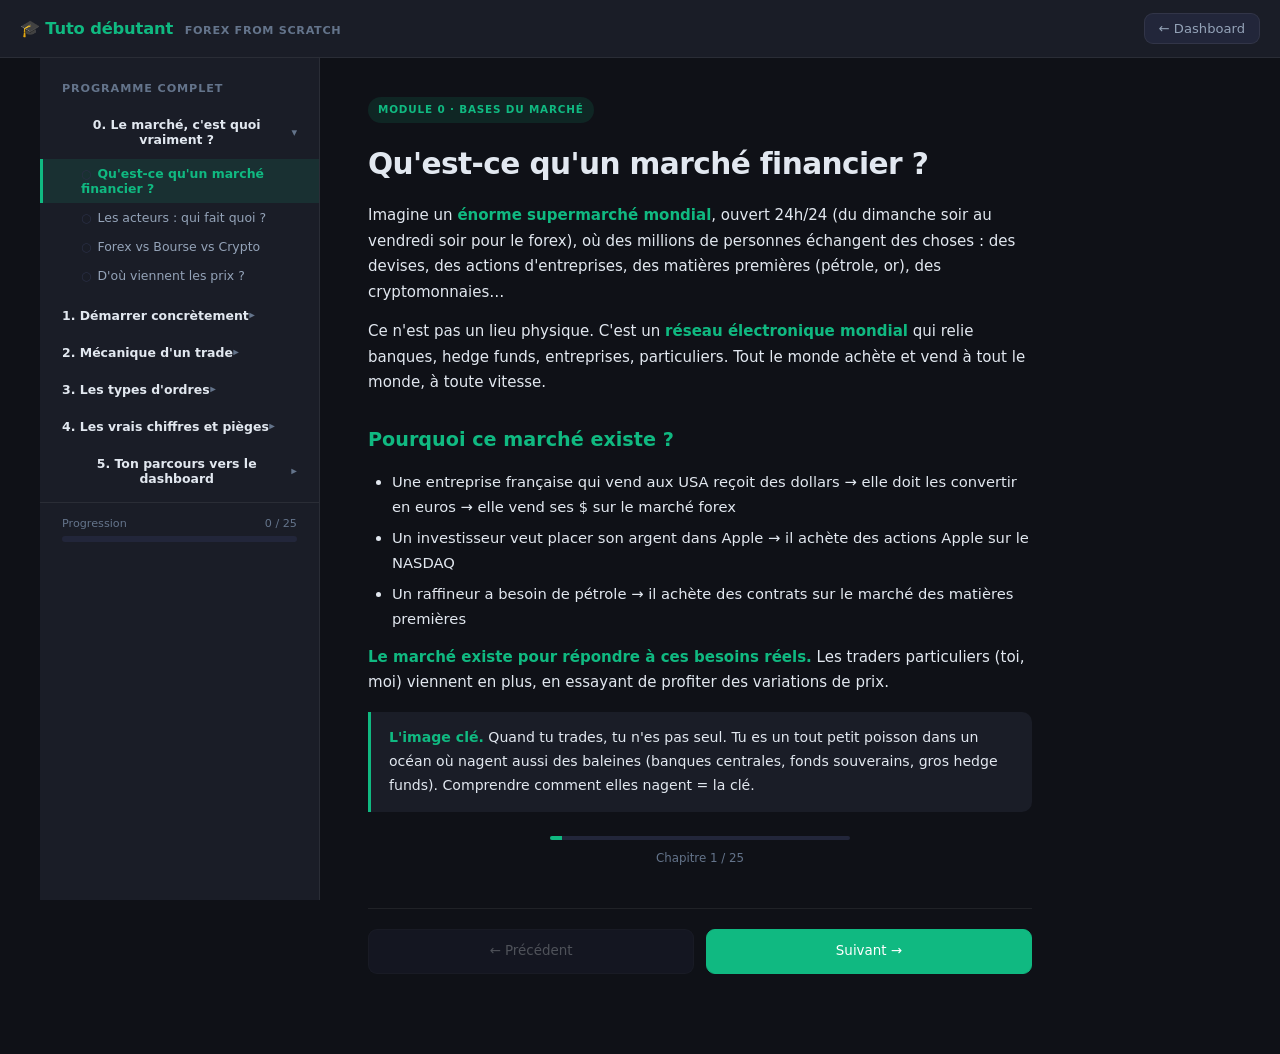
<file: tuto-debutant.html>
<!DOCTYPE html>
<html lang="fr">
<head>
<meta charset="UTF-8">
<meta name="viewport" content="width=device-width, initial-scale=1.0, viewport-fit=cover">
<meta name="theme-color" content="#0f1117">
<title>Tuto débutant · Trading forex</title>
<style>
*,*::before,*::after{box-sizing:border-box;margin:0;padding:0;-webkit-tap-highlight-color:transparent}
html{-webkit-text-size-adjust:100%;scroll-behavior:smooth}
body,input,button{font-family:'Segoe UI',system-ui,-apple-system,sans-serif}
button{cursor:pointer;border:none;background:none;color:inherit;font:inherit}
a{color:inherit;text-decoration:none}

:root{
  --bg:#0f1117;
  --surface:#1a1d27;
  --surface2:#22263a;
  --surface3:#2a2f45;
  --border:rgba(255,255,255,0.07);
  --border2:rgba(255,255,255,0.14);
  --text:#e2e8f0;
  --muted:#64748b;
  --muted2:#94a3b8;
  --acc:#10b981;
  --acc-dim:rgba(16,185,129,0.12);
  --acc-dark:#059669;
  --red:#ef4444;
  --red-dim:rgba(239,68,68,0.12);
  --orange:#f97316;
  --orange-dim:rgba(249,115,22,0.18);
  --blue:#3b82f6;
  --blue-dim:rgba(59,130,246,0.12);
  --yellow:#fbbf24;
  --purple:#a78bfa;
}

body{background:var(--bg);color:var(--text);min-height:100vh}

/* ── Topbar ── */
.topbar{
  height:58px;
  background:var(--surface);
  border-bottom:1px solid var(--border);
  display:flex;align-items:center;gap:14px;
  padding:0 20px;
  position:sticky;top:0;z-index:50;
}
.logo{font-weight:800;font-size:1.02rem;color:var(--acc);letter-spacing:-0.01em}
.logo-sub{font-size:0.7rem;font-weight:600;color:var(--muted);letter-spacing:0.06em;text-transform:uppercase;margin-left:6px}
.topbar-sep{flex:1}
.btn-back{
  display:flex;align-items:center;gap:6px;
  padding:7px 14px;border-radius:9px;
  background:var(--surface2);border:1px solid var(--border);
  font-size:0.82rem;color:var(--muted2);
  transition:all 0.15s;
}
.btn-back:hover{color:var(--text);border-color:var(--acc)}

/* ── Layout ── */
.layout{
  display:grid;
  grid-template-columns:280px 1fr;
  max-width:1200px;
  margin:0 auto;
  min-height:calc(100vh - 58px);
}
@media(max-width:900px){
  .layout{grid-template-columns:1fr}
  .toc-wrap{position:static;display:none}
  .toc-wrap.mobile-open{display:block;position:fixed;inset:58px 0 0 0;z-index:30;background:var(--bg);overflow-y:auto;padding:20px}
}

/* ── TOC (sommaire) ── */
.toc-wrap{
  background:var(--surface);
  border-right:1px solid var(--border);
  padding:24px 0;
  position:sticky;top:58px;
  height:calc(100vh - 58px);
  overflow-y:auto;
}
.toc-wrap::-webkit-scrollbar{width:6px}
.toc-wrap::-webkit-scrollbar-thumb{background:var(--surface3);border-radius:3px}
.toc-title{
  padding:0 22px 14px;
  font-size:0.7rem;font-weight:700;
  letter-spacing:0.08em;text-transform:uppercase;
  color:var(--muted);
}
.toc-module{margin-bottom:6px}
.toc-module-header{
  padding:8px 22px;
  font-size:0.78rem;font-weight:700;
  color:var(--text);
  cursor:pointer;
  display:flex;align-items:center;justify-content:space-between;
}
.toc-module-header:hover{background:var(--surface2)}
.toc-module-header::after{content:'▾';font-size:0.7rem;color:var(--muted);transition:transform 0.2s}
.toc-module.collapsed .toc-module-header::after{transform:rotate(-90deg)}
.toc-module.collapsed .toc-chapters{display:none}
.toc-chapters{padding:4px 0}
.toc-chapter{
  display:block;
  padding:7px 22px 7px 38px;
  font-size:0.78rem;color:var(--muted2);
  cursor:pointer;
  border-left:3px solid transparent;
}
.toc-chapter:hover{background:var(--surface2);color:var(--text)}
.toc-chapter.active{
  background:var(--acc-dim);color:var(--acc);
  border-left-color:var(--acc);
  font-weight:600;
}
.toc-chapter::before{
  content:'○';
  display:inline-block;
  margin-right:6px;
  color:var(--surface3);
  font-size:0.75rem;
}
.toc-chapter.read::before{content:'✓';color:var(--acc)}

.global-progress{
  padding:14px 22px 8px;
  border-top:1px solid var(--border);
  margin-top:8px;
}
.global-progress-label{
  display:flex;justify-content:space-between;
  font-size:0.7rem;color:var(--muted);
  margin-bottom:6px;
}
.global-progress-bar{
  height:6px;background:var(--surface2);
  border-radius:3px;overflow:hidden;
}
.global-progress-fill{
  height:100%;background:var(--acc);
  width:0%;transition:width 0.4s;
}

/* ── Quiz ── */
.quiz-block{
  background:var(--surface);
  border:1px solid var(--border);
  border-radius:12px;
  padding:24px;margin-top:32px;
}
.quiz-header{
  display:flex;align-items:center;gap:10px;
  margin-bottom:6px;
}
.quiz-header .emoji{font-size:1.4rem}
.quiz-header h3{margin:0;color:var(--acc);font-size:1.05rem}
.quiz-sub{font-size:0.8rem;color:var(--muted2);margin-bottom:18px}
.quiz-question{margin-bottom:18px;padding-bottom:18px;border-bottom:1px solid var(--border)}
.quiz-question:last-of-type{border-bottom:none}
.quiz-q-text{font-size:0.95rem;font-weight:600;margin-bottom:10px;color:var(--text)}
.quiz-options{display:flex;flex-direction:column;gap:6px}
.quiz-option{
  display:flex;align-items:center;gap:10px;
  padding:10px 14px;border-radius:8px;
  background:var(--surface2);
  border:1px solid var(--border);
  font-size:0.86rem;cursor:pointer;
  transition:all 0.15s;
}
.quiz-option:hover{border-color:var(--acc);background:var(--surface3)}
.quiz-option.correct{background:var(--acc-dim);border-color:var(--acc);color:var(--acc)}
.quiz-option.wrong{background:var(--red-dim);border-color:var(--red);color:var(--red)}
.quiz-option.locked{cursor:default;pointer-events:none}
.quiz-option.locked:not(.correct):not(.wrong){opacity:0.4}
.quiz-explanation{
  margin-top:10px;font-size:0.82rem;
  color:var(--muted2);
  padding:8px 12px;
  background:var(--surface2);
  border-left:3px solid var(--acc);
  border-radius:0 6px 6px 0;
  display:none;
}
.quiz-explanation.visible{display:block}
.quiz-score{
  margin-top:14px;padding:14px;
  background:var(--surface2);border-radius:10px;
  text-align:center;
  display:none;
}
.quiz-score.visible{display:block}
.quiz-score .score-value{font-size:1.6rem;font-weight:800;color:var(--acc);margin-bottom:4px}
.quiz-score .score-msg{font-size:0.84rem;color:var(--muted2)}

/* ── Content ── */
.content{
  padding:36px 48px 80px;
  max-width:760px;
  line-height:1.7;
}
@media(max-width:900px){
  .content{padding:24px 20px 60px}
}

.lesson-tag{
  display:inline-block;
  font-size:0.65rem;font-weight:700;
  letter-spacing:0.08em;text-transform:uppercase;
  color:var(--acc);background:var(--acc-dim);
  padding:4px 10px;border-radius:99px;
  margin-bottom:16px;
}
.content h1{
  font-size:1.85rem;letter-spacing:-0.02em;
  margin-bottom:14px;font-weight:800;
}
.content h2{
  font-size:1.2rem;margin:28px 0 12px;
  color:var(--acc);font-weight:700;
}
.content h3{font-size:1.02rem;margin:20px 0 10px;color:var(--text);font-weight:600}
.content p{margin-bottom:14px;color:var(--text);font-size:0.94rem}
.content ul,.content ol{margin:10px 0 14px 24px}
.content li{margin-bottom:6px;color:var(--text);font-size:0.92rem}
.content strong{color:var(--acc);font-weight:700}
.content em{color:var(--muted2);font-style:normal;background:var(--surface2);padding:1px 6px;border-radius:4px;font-size:0.86rem}
.content code{background:var(--surface2);padding:1px 6px;border-radius:4px;font-size:0.86em;color:var(--yellow);font-family:'SF Mono',Consolas,monospace}

.callout{
  background:var(--surface);
  border-left:3px solid var(--acc);
  padding:14px 18px;border-radius:0 10px 10px 0;
  margin:16px 0;font-size:0.88rem;
}
.callout strong{color:var(--acc)}
.callout.warn{border-left-color:var(--orange);background:var(--orange-dim)}
.callout.warn strong{color:var(--orange)}
.callout.danger{border-left-color:var(--red);background:var(--red-dim)}
.callout.danger strong{color:var(--red)}
.callout.info{border-left-color:var(--blue);background:var(--blue-dim)}
.callout.info strong{color:var(--blue)}

table{
  width:100%;border-collapse:collapse;
  margin:14px 0;font-size:0.86rem;
  background:var(--surface);border-radius:8px;
  overflow:hidden;
}
th,td{padding:9px 14px;text-align:left;border-bottom:1px solid var(--border)}
th{
  color:var(--muted2);font-weight:700;font-size:0.7rem;
  text-transform:uppercase;letter-spacing:0.05em;
  background:var(--surface2);
}
tr:last-child td{border-bottom:none}

.example-box{
  background:var(--surface);
  border:1px solid var(--border);
  border-radius:10px;
  padding:16px 18px;
  margin:16px 0;
}
.example-box-title{
  font-size:0.68rem;font-weight:700;
  text-transform:uppercase;letter-spacing:0.08em;
  color:var(--muted2);margin-bottom:8px;
}

.lesson-nav{
  display:flex;justify-content:space-between;
  margin-top:40px;padding-top:20px;
  border-top:1px solid var(--border);
  gap:12px;
}
.lesson-nav button{
  padding:10px 16px;border-radius:9px;
  background:var(--surface2);border:1px solid var(--border);
  color:var(--text);font-size:0.84rem;font-weight:500;
  transition:all 0.15s;
  flex:1;text-align:center;
}
.lesson-nav button:hover:not(:disabled){border-color:var(--acc);color:var(--acc)}
.lesson-nav button:disabled{opacity:0.3;cursor:not-allowed}
.lesson-nav .next{background:var(--acc);color:white;border-color:var(--acc)}
.lesson-nav .next:hover:not(:disabled){background:var(--acc-dark)}

/* ── Mobile drawer ── */
.mobile-toc-btn{display:none}
@media(max-width:900px){
  .mobile-toc-btn{
    display:flex;align-items:center;gap:6px;
    padding:7px 14px;border-radius:9px;
    background:var(--surface2);border:1px solid var(--border);
    font-size:0.82rem;color:var(--muted2);
  }
}

/* ── Hero section pour la page d'accueil ── */
.hero{
  text-align:center;
  padding:40px 20px 30px;
  margin-bottom:24px;
  border-bottom:1px solid var(--border);
}
.hero h1{font-size:2.2rem;margin-bottom:10px}
.hero p{color:var(--muted2);font-size:1rem;max-width:560px;margin:0 auto}
.hero-icon{font-size:3rem;margin-bottom:12px;display:block}
.progress-bar{
  height:4px;background:var(--surface2);border-radius:2px;overflow:hidden;
  margin-top:24px;max-width:300px;margin-left:auto;margin-right:auto;
}
.progress-bar-fill{
  height:100%;background:var(--acc);
  width:0%;transition:width 0.3s;
}
.progress-text{
  font-size:0.74rem;color:var(--muted);
  margin-top:8px;
}
</style>
</head>
<body>

<header class="topbar">
  <div class="logo">🎓 Tuto débutant <span class="logo-sub">Forex from scratch</span></div>
  <div class="topbar-sep"></div>
  <button class="mobile-toc-btn" id="mobile-toc-btn">📚 Sommaire</button>
  <a href="./index.html" class="btn-back">← Dashboard</a>
</header>

<div class="layout">

  <aside class="toc-wrap" id="toc-wrap">
    <div class="toc-title">Programme complet</div>
    <div id="toc"></div>
    <div class="global-progress">
      <div class="global-progress-label">
        <span>Progression</span>
        <span id="progress-text">0 / 24</span>
      </div>
      <div class="global-progress-bar"><div class="global-progress-fill" id="progress-fill"></div></div>
    </div>
  </aside>

  <main class="content" id="content"></main>

</div>

<script>
'use strict';

// ============================================================
// MODULES & CHAPITRES
// ============================================================
const MODULES = [
  { id: 'M0', title: '0. Le marché, c\'est quoi vraiment ?', chapters: [
    { id: '0.1', title: 'Qu\'est-ce qu\'un marché financier ?' },
    { id: '0.2', title: 'Les acteurs : qui fait quoi ?' },
    { id: '0.3', title: 'Forex vs Bourse vs Crypto' },
    { id: '0.4', title: 'D\'où viennent les prix ?' },
  ]},
  { id: 'M1', title: '1. Démarrer concrètement', chapters: [
    { id: '1.1', title: 'Le broker, ton intermédiaire' },
    { id: '1.2', title: 'Choisir un bon broker' },
    { id: '1.3', title: 'Compte démo vs compte réel' },
    { id: '1.4', title: 'Combien il faut pour commencer ?' },
  ]},
  { id: 'M2', title: '2. Mécanique d\'un trade', chapters: [
    { id: '2.1', title: 'Acheter / vendre : long et short' },
    { id: '2.2', title: 'Le spread (commission cachée)' },
    { id: '2.3', title: 'Le levier : ami et ennemi' },
    { id: '2.4', title: 'Marge et appel de marge' },
    { id: '2.5', title: 'Commissions, spread, swap' },
  ]},
  { id: 'M3', title: '3. Les types d\'ordres', chapters: [
    { id: '3.1', title: 'Ordre au marché (market)' },
    { id: '3.2', title: 'Ordre limite (limit)' },
    { id: '3.3', title: 'Ordre stop' },
    { id: '3.4', title: 'Stop Loss et Take Profit' },
  ]},
  { id: 'M4', title: '4. Les vrais chiffres et pièges', chapters: [
    { id: '4.1', title: 'La stat qui fait peur (90% perdent)' },
    { id: '4.2', title: 'Les 5 pièges du débutant' },
    { id: '4.3', title: 'Combien de temps en démo ?' },
    { id: '4.4', title: 'Combien gagne un trader vraiment ?' },
  ]},
  { id: 'M5', title: '5. Ton parcours vers le dashboard', chapters: [
    { id: '5.1', title: 'Pourquoi ICT et pas autre chose ?' },
    { id: '5.2', title: 'Comment utiliser le dashboard' },
    { id: '5.3', title: 'Le Paper Trading intégré' },
    { id: '5.4', title: 'Ton chemin étape par étape' },
  ]},
];

const CHAPTERS = {
  // ============= MODULE 0 =============
  '0.1': `
    <span class="lesson-tag">Module 0 · Bases du marché</span>
    <h1>Qu'est-ce qu'un marché financier ?</h1>
    <p>Imagine un <strong>énorme supermarché mondial</strong>, ouvert 24h/24 (du dimanche soir au vendredi soir pour le forex), où des millions de personnes échangent des choses : des devises, des actions d'entreprises, des matières premières (pétrole, or), des cryptomonnaies…</p>
    <p>Ce n'est pas un lieu physique. C'est un <strong>réseau électronique mondial</strong> qui relie banques, hedge funds, entreprises, particuliers. Tout le monde achète et vend à tout le monde, à toute vitesse.</p>
    <h2>Pourquoi ce marché existe ?</h2>
    <ul>
      <li>Une entreprise française qui vend aux USA reçoit des dollars → elle doit les convertir en euros → elle vend ses $ sur le marché forex</li>
      <li>Un investisseur veut placer son argent dans Apple → il achète des actions Apple sur le NASDAQ</li>
      <li>Un raffineur a besoin de pétrole → il achète des contrats sur le marché des matières premières</li>
    </ul>
    <p><strong>Le marché existe pour répondre à ces besoins réels.</strong> Les traders particuliers (toi, moi) viennent en plus, en essayant de profiter des variations de prix.</p>
    <div class="callout">
      <strong>L'image clé.</strong> Quand tu trades, tu n'es pas seul. Tu es un tout petit poisson dans un océan où nagent aussi des baleines (banques centrales, fonds souverains, gros hedge funds). Comprendre comment elles nagent = la clé.
    </div>
  `,
  '0.2': `
    <span class="lesson-tag">Module 0 · Bases du marché</span>
    <h1>Les acteurs : qui fait quoi ?</h1>
    <p>Sur le marché, plusieurs types d'acteurs cohabitent. Comprendre qui fait quoi t'aide à voir <em>pourquoi</em> les prix bougent.</p>
    <table>
      <tr><th>Acteur</th><th>Rôle</th><th>Volume</th></tr>
      <tr><td>🏦 Banques centrales</td><td>Politique monétaire (taux d'intérêt). BCE, Fed, BoE…</td><td>Énorme</td></tr>
      <tr><td>🏛 Banques commerciales</td><td>JP Morgan, Deutsche Bank… Font le marché entre elles.</td><td>40% du forex</td></tr>
      <tr><td>💼 Hedge funds</td><td>Spéculation pure. Bridgewater, Citadel…</td><td>~20%</td></tr>
      <tr><td>🏢 Entreprises</td><td>Conversion de devises pour leurs opérations</td><td>~10%</td></tr>
      <tr><td>👤 Particuliers</td><td>Toi, moi. Via brokers retail.</td><td>~5%</td></tr>
    </table>
    <h2>Smart Money vs Retail</h2>
    <p>Tu vas souvent entendre ces deux termes :</p>
    <ul>
      <li><strong>Smart Money</strong> = banques, hedge funds, "ceux qui savent". Ont accès aux meilleures données, paient des analystes à plein temps.</li>
      <li><strong>Retail</strong> = particuliers. La grande majorité perd. Tradent à l'instinct ou avec des stratégies basiques.</li>
    </ul>
    <p>L'ICT (Inner Circle Trader, la méthode du dashboard) part d'un principe : <strong>au lieu de traders contre le Smart Money, copions-les</strong>. Les zones OB, FVG, killzones que tu vois sur le dashboard sont des <em>signatures</em> des actions Smart Money.</p>
    <div class="callout info">
      <strong>Statistique parlante.</strong> Sur le forex, 80% du volume est fait par seulement 10 acteurs (gros banques). C'est <em>eux</em> qui font les prix. Le retail ne fait que subir.
    </div>
  `,
  '0.3': `
    <span class="lesson-tag">Module 0 · Bases du marché</span>
    <h1>Forex vs Bourse vs Crypto</h1>
    <p>Trois marchés très différents. Comprends les différences avant de choisir.</p>
    <table>
      <tr><th></th><th>Forex</th><th>Bourse (actions)</th><th>Crypto</th></tr>
      <tr><td>Quoi</td><td>Devises (EUR/USD…)</td><td>Parts d'entreprises (Apple…)</td><td>Bitcoin, ETH…</td></tr>
      <tr><td>Horaires</td><td>24h/24 sauf week-end</td><td>9h-17h selon bourse</td><td>24h/24 7j/7</td></tr>
      <tr><td>Volume jour</td><td>7000 milliards $</td><td>~500 milliards $</td><td>~50 milliards $</td></tr>
      <tr><td>Volatilité</td><td>Modérée (0.5-1%/jour)</td><td>Modérée à forte</td><td>Très forte (5-15%/jour)</td></tr>
      <tr><td>Levier dispo</td><td>Jusqu'à 30:1 (EU)</td><td>2-5:1</td><td>10-100:1 (offshore)</td></tr>
      <tr><td>Régulation</td><td>Forte</td><td>Très forte</td><td>Faible</td></tr>
    </table>
    <h2>Pourquoi EUR/USD pour débuter ?</h2>
    <ul>
      <li><strong>Le plus liquide</strong> : tu peux entrer/sortir instantanément, sans glissement</li>
      <li><strong>Spread minuscule</strong> : ~0.5 pip chez un bon broker (vs 5-10 pips sur des paires exotiques)</li>
      <li><strong>Comportement prévisible</strong> : réagit aux nouvelles US/européennes, suit des patterns ICT clairs</li>
      <li><strong>Beaucoup de matériel pédagogique</strong> en français/anglais</li>
    </ul>
    <div class="callout warn">
      <strong>Attention crypto.</strong> Si tu vois des pubs "20 000€ devenus 2M€ avec le Bitcoin en 6 mois" — c'est l'exception, jamais la règle. La crypto est extrêmement volatile et risquée pour un débutant. <em>Commence par le forex, pas la crypto.</em>
    </div>
  `,
  '0.4': `
    <span class="lesson-tag">Module 0 · Bases du marché</span>
    <h1>D'où viennent les prix ?</h1>
    <p>Question fondamentale : <strong>quand EUR/USD est à 1.0850, qui a décidé ça ?</strong></p>
    <h2>La loi de l'offre et de la demande</h2>
    <p>Le prix d'une paire monte quand il y a <strong>plus d'acheteurs que de vendeurs</strong>, et baisse dans le cas inverse. C'est tout.</p>
    <p>Concrètement, à chaque instant :</p>
    <ul>
      <li>Les <strong>acheteurs</strong> proposent un prix max qu'ils veulent payer (le <em>bid</em>)</li>
      <li>Les <strong>vendeurs</strong> proposent un prix min auquel ils veulent vendre (le <em>ask</em>)</li>
      <li>Le <em>spread</em> = la différence entre les deux. Quand ils se rencontrent → trade exécuté → le prix bouge.</li>
    </ul>
    <h2>Qu'est-ce qui fait bouger les prix ?</h2>
    <ol>
      <li><strong>Actualités économiques</strong> : annonces des banques centrales, chômage US, inflation EU, etc.</li>
      <li><strong>Sentiment du marché</strong> : peur, euphorie, incertitude (guerres, crises politiques)</li>
      <li><strong>Flux institutionnels</strong> : quand une banque exécute un gros ordre, le prix bouge — même sans nouvelle. C'est <em>ça</em> que l'ICT traque.</li>
    </ol>
    <h2>Le piège du débutant</h2>
    <p>Le débutant pense que les prix bougent <strong>parce que des graphiques le disent</strong>. Faux. Les graphiques ne sont qu'un <strong>résultat</strong> de ce qui se passe dans le carnet d'ordres.</p>
    <div class="callout">
      <strong>L'image clé.</strong> Le graphique en bougies, c'est comme regarder une vidéo en accéléré d'un bras de fer entre acheteurs et vendeurs. Toi en tant que trader, tu essaies de deviner <em>qui va gagner</em> sur la prochaine période.
    </div>
  `,

  // ============= MODULE 1 =============
  '1.1': `
    <span class="lesson-tag">Module 1 · Démarrer</span>
    <h1>Le broker, ton intermédiaire</h1>
    <p>Tu ne peux pas trader le forex directement avec les banques. Tu passes par un <strong>broker</strong> (courtier en français).</p>
    <h2>Que fait un broker ?</h2>
    <ul>
      <li>Il te <strong>donne accès</strong> au marché via une plateforme (MetaTrader, cTrader, app web)</li>
      <li>Il te prête le <strong>levier</strong> pour que tu trades plus que ton capital</li>
      <li>Il <strong>exécute</strong> tes ordres (achète/vend pour toi)</li>
      <li>Il prend des <strong>commissions</strong> et/ou élargit le <strong>spread</strong> pour gagner sa vie</li>
    </ul>
    <h2>Types de brokers</h2>
    <table>
      <tr><th>Type</th><th>Comment ça marche</th><th>Bon/mauvais</th></tr>
      <tr><td>Market Maker</td><td>Le broker est ta contrepartie. Il "fait le marché".</td><td>Conflit d'intérêt : si tu gagnes, il perd.</td></tr>
      <tr><td>ECN/STP</td><td>Le broker route ton ordre vers le marché réel.</td><td>Plus transparent, mais commissions.</td></tr>
    </table>
    <p>Pour débuter : préfère un <strong>broker régulé ECN/STP</strong>. Tu paies un peu plus en commissions, mais ton broker ne joue pas contre toi.</p>
    <div class="callout info">
      <strong>Régulation.</strong> En Europe, vérifie que le broker est régulé par AMF (France), BaFin (Allemagne), CySEC (Chypre), FCA (UK). Pas de régulation = pas la peine, c'est risqué.
    </div>
  `,
  '1.2': `
    <span class="lesson-tag">Module 1 · Démarrer</span>
    <h1>Choisir un bon broker</h1>
    <p>Le choix du broker est <strong>crucial</strong>. Un mauvais broker peut te faire perdre de l'argent même avec une bonne stratégie.</p>
    <h2>Les 5 critères absolus</h2>
    <ol>
      <li><strong>Régulation forte</strong> : AMF, FCA, ASIC, BaFin. Évite les régulateurs offshore (Vanuatu, îles Caïmans…)</li>
      <li><strong>Spreads bas</strong> sur EUR/USD : &lt; 1 pip idéalement</li>
      <li><strong>Pas de commissions cachées</strong> : tout doit être affiché clairement</li>
      <li><strong>Retraits faciles</strong> : sans frais excessifs, en quelques jours max</li>
      <li><strong>Service client</strong> en français qui répond</li>
    </ol>
    <h2>Brokers réputés sérieux (Europe, début 2026)</h2>
    <ul>
      <li><strong>IC Markets</strong> (Australie/EU) — spreads parmi les plus bas, ECN</li>
      <li><strong>Pepperstone</strong> (Australie/UK) — bon support, plateforme propre</li>
      <li><strong>OANDA</strong> (US/UK) — historique solide, transparent</li>
      <li><strong>XTB</strong> (Pologne, coté en bourse) — bonne réputation en Europe</li>
      <li><strong>Interactive Brokers</strong> — pour traders plus avancés</li>
    </ul>
    <div class="callout danger">
      <strong>À FUIR.</strong> Tout broker qui te démarche par téléphone, te promet "des rendements garantis", refuse les retraits, ou n'est régulé que par un pays exotique. Si quelqu'un sur Instagram te propose de "trader pour toi" → arnaque garantie.
    </div>
  `,
  '1.3': `
    <span class="lesson-tag">Module 1 · Démarrer</span>
    <h1>Compte démo vs compte réel</h1>
    <p>Tous les brokers proposent deux types de comptes :</p>
    <table>
      <tr><th></th><th>Démo</th><th>Réel</th></tr>
      <tr><td>Argent</td><td>Virtuel (10k$ par défaut)</td><td>Le tien</td></tr>
      <tr><td>Prix marché</td><td>Réels, en temps réel</td><td>Réels, en temps réel</td></tr>
      <tr><td>Exécution</td><td>Souvent plus rapide (pas réelle)</td><td>Vraie, avec slippage</td></tr>
      <tr><td>Stress</td><td>Aucun</td><td>Énorme</td></tr>
    </table>
    <h2>Pourquoi commencer en démo ?</h2>
    <ul>
      <li>Apprendre la plateforme sans risque (où sont les boutons, comment placer un ordre)</li>
      <li>Tester ta stratégie sur de vraies données</li>
      <li>Voir tes statistiques de winrate, R moyen, sans perdre un centime</li>
    </ul>
    <h2>Pourquoi la démo a ses limites</h2>
    <p>Le piège : <strong>quand l'argent n'est pas réel, ton cerveau ne le prend pas au sérieux</strong>. Tu prends des risques que tu ne prendrais jamais en réel. Tu deviens "bon en démo" mais "nul en réel".</p>
    <p>C'est pour ça qu'on dit : passe au réel <strong>avec un petit compte</strong> (200-500€) <em>dès que tu as une routine</em>. Mieux vaut perdre 100€ en réel et apprendre vraiment que faire +10 000$ en démo et perdre tout en réel.</p>
    <div class="callout warn">
      <strong>Règle.</strong> Démo : 2-3 mois minimum, le temps d'avoir au moins 50 trades loggés dans ton journal. Puis micro-compte réel avec 1% de risque par trade (donc 5€/trade sur 500€).
    </div>
  `,
  '1.4': `
    <span class="lesson-tag">Module 1 · Démarrer</span>
    <h1>Combien il faut pour commencer ?</h1>
    <p>La question que tout le monde se pose. Réponse honnête : <strong>tu peux commencer avec 100€</strong>, mais ça dépend de tes objectifs.</p>
    <table>
      <tr><th>Capital</th><th>Risque par trade (1%)</th><th>Gain typique/mois (5R)</th></tr>
      <tr><td>100€</td><td>1€</td><td>5€</td></tr>
      <tr><td>500€</td><td>5€</td><td>25€</td></tr>
      <tr><td>2 000€</td><td>20€</td><td>100€</td></tr>
      <tr><td>10 000€</td><td>100€</td><td>500€</td></tr>
      <tr><td>50 000€</td><td>500€</td><td>2 500€</td></tr>
    </table>
    <h2>Le piège</h2>
    <p>Avec 100€, gagner 5€/mois c'est démotivant. La tentation : <strong>augmenter le risque</strong> à 10% par trade pour gagner plus. Mauvaise idée — tu vas exploser ton compte rapidement.</p>
    <p>L'alternative : <strong>traiter le petit compte comme un terrain d'entraînement</strong>. L'objectif n'est pas de gagner de l'argent au début, c'est de <em>ne pas en perdre</em> tout en accumulant des stats valides.</p>
    <h2>Plan recommandé</h2>
    <ol>
      <li><strong>Mois 1-2</strong> : démo, apprendre la plateforme et les concepts ICT (cours du dashboard)</li>
      <li><strong>Mois 3-6</strong> : démo avec routine stricte, 50+ trades loggés, R moyen positif</li>
      <li><strong>Mois 7+</strong> : passage réel avec 200-500€, taille de position calculée à 0.5-1% de risque</li>
      <li><strong>Année 2</strong> : si profitable, augmenter progressivement le capital</li>
    </ol>
    <div class="callout danger">
      <strong>N'investis JAMAIS de l'argent dont tu as besoin pour vivre.</strong> Trader avec ton loyer, c'est statistiquement perdre ton loyer. Trade uniquement avec de l'argent que tu peux te permettre de perdre <em>totalement</em>.
    </div>
  `,

  // ============= MODULE 2 =============
  '2.1': `
    <span class="lesson-tag">Module 2 · Mécanique</span>
    <h1>Acheter / vendre : long et short</h1>
    <p>Sur le forex, tu peux <strong>parier dans les deux sens</strong>. C'est la différence avec un simple compte épargne où tu ne peux qu'attendre que ça monte.</p>
    <h2>Position LONG (achat)</h2>
    <p>Tu <strong>achètes</strong> EUR/USD à 1.0850. Tu paries que ça va monter. Si ça monte à 1.0900, tu vends et tu gagnes la différence (50 pips).</p>
    <ul>
      <li><span style="color:var(--acc)">Long</span> = paris à la hausse</li>
      <li>Bouton "Buy" / "Acheter" sur la plateforme</li>
    </ul>
    <h2>Position SHORT (vente)</h2>
    <p>Tu <strong>vends</strong> EUR/USD à 1.0850 alors que tu ne l'as pas. Le broker te prête virtuellement les euros pour les vendre. Si le prix baisse à 1.0800, tu rachètes plus bas et tu gardes la différence.</p>
    <ul>
      <li><span style="color:var(--red)">Short</span> = paris à la baisse</li>
      <li>Bouton "Sell" / "Vendre" sur la plateforme</li>
    </ul>
    <h2>Une fois entré, comment fermer ?</h2>
    <p>Tu peux fermer la position <em>manuellement</em> à n'importe quel moment. Ou laisser le marché toucher ton <em>Stop Loss</em> (perte max) ou ton <em>Take Profit</em> (gain max) que tu as définis à l'entrée.</p>
    <div class="callout info">
      <strong>Vocabulaire pro.</strong> "Je suis long EUR/USD" = j'ai acheté. "Je suis short" = j'ai vendu. "Je suis flat" = je n'ai aucune position ouverte.
    </div>
  `,
  '2.2': `
    <span class="lesson-tag">Module 2 · Mécanique</span>
    <h1>Le spread — la commission cachée</h1>
    <p>Quand tu regardes un prix EUR/USD, ce n'est pas <em>un</em> prix mais <em>deux</em> :</p>
    <ul>
      <li><strong>Bid</strong> (achat marché) : 1.08500 — le prix auquel tu peux vendre tout de suite</li>
      <li><strong>Ask</strong> (vente marché) : 1.08510 — le prix auquel tu peux acheter tout de suite</li>
    </ul>
    <p>La différence (0.00010 = <strong>1 pip</strong>) c'est le <strong>spread</strong>. C'est ce que le broker prend à chaque trade.</p>
    <h2>Conséquence concrète</h2>
    <p>Tu achètes EUR/USD à 1.08510. Le prix doit <strong>monter à 1.08520</strong> juste pour que tu sois à break-even (le spread t'a déjà coûté 1 pip).</p>
    <h2>Spread typique selon les conditions</h2>
    <table>
      <tr><th>Conditions</th><th>Spread EUR/USD</th></tr>
      <tr><td>Heures calmes (Asia)</td><td>0.8 - 1.5 pips</td></tr>
      <tr><td>Killzone London / NY</td><td>0.3 - 0.8 pips</td></tr>
      <tr><td>Pendant une news majeure</td><td>5 - 30 pips ! (à éviter)</td></tr>
      <tr><td>Vendredi 22h - Dimanche 22h</td><td>Marché fermé</td></tr>
    </table>
    <div class="callout warn">
      <strong>Évite de trader 5 min avant/après une grosse news.</strong> Les spreads explosent, les exécutions sont mauvaises, et le marché part dans tous les sens. Calendrier économique : <em>Forex Factory</em> est la référence gratuite.
    </div>
  `,
  '2.3': `
    <span class="lesson-tag">Module 2 · Mécanique</span>
    <h1>Le levier — ami et ennemi</h1>
    <p>Le <strong>levier</strong>, c'est la possibilité de <strong>trader bien plus gros que ton capital</strong>. C'est <em>la</em> spécificité du forex.</p>
    <h2>Exemple concret</h2>
    <p>Tu as 1 000€ sur ton compte. Avec un <strong>levier 30:1</strong> (max légal en EU), tu peux ouvrir une position de <strong>30 000€</strong> de valeur. Le broker met les 29 000€ manquants en garantie.</p>
    <h2>L'effet multiplicateur</h2>
    <p>Si EUR/USD monte de 1%, ta position de 30 000€ génère 300€ de profit. <strong>30% de gain sur ton compte de 1 000€ !</strong></p>
    <p>Génial ? Oui… <em>tant que ça va dans ton sens</em>. Parce que c'est aussi vrai dans l'autre sens : si ça baisse de 1%, tu perds 300€ → -30%.</p>
    <h2>Le levier ne change PAS ton risque</h2>
    <p>Erreur classique : croire qu'un gros levier = beaucoup de risque. <strong>FAUX</strong>. Le risque vient de la <em>taille de position</em>, pas du levier dispo.</p>
    <p>Avec 1 000€ et un levier 30:1, tu peux très bien ouvrir une position de seulement 1 000€ (sans utiliser le levier). Le risque sera le même qu'en cash. Le levier ne fait que <em>permettre</em> d'aller plus gros — c'est <strong>à toi de décider</strong> si tu l'utilises.</p>
    <div class="callout danger">
      <strong>Règle absolue.</strong> Calcule TOUJOURS ta taille de position selon ton risque max (1-2%), <em>jamais</em> selon "combien tu peux te permettre avec le levier". Le calculateur du dashboard fait ça pour toi.
    </div>
  `,
  '2.4': `
    <span class="lesson-tag">Module 2 · Mécanique</span>
    <h1>Marge et appel de marge</h1>
    <p>La <strong>marge</strong>, c'est l'argent <em>bloqué</em> dans une position ouverte (la garantie demandée par le broker).</p>
    <h2>Calcul</h2>
    <p>Avec un levier 30:1, la marge requise = <strong>1/30 = 3.33%</strong> de la taille de position.</p>
    <p>Position de 30 000€ → marge requise = 1 000€ bloqués pendant que la position est ouverte.</p>
    <h2>Marge libre vs utilisée</h2>
    <ul>
      <li><strong>Marge utilisée</strong> : ce qui est bloqué dans tes positions ouvertes</li>
      <li><strong>Marge libre</strong> : ce qui reste pour ouvrir d'autres trades</li>
      <li><strong>Niveau de marge</strong> = (équity / marge utilisée) × 100. Doit rester &gt; 100% sinon problèmes.</li>
    </ul>
    <h2>L'appel de marge (Margin Call)</h2>
    <p>Si tes positions ouvertes commencent à perdre beaucoup, ton niveau de marge baisse. Quand il atteint un seuil critique (ex: 50%), le broker te notifie : "rajoute de l'argent ou je ferme tes positions".</p>
    <h2>La liquidation (Stop Out)</h2>
    <p>Si tu ne fais rien et que ça continue de perdre, à un niveau encore plus bas (ex: 20%), le broker <strong>ferme automatiquement tes positions</strong> pour limiter ses pertes (et les tiennes).</p>
    <div class="callout warn">
      <strong>Comment éviter ça.</strong> Toujours mettre un <em>Stop Loss</em> à l'ouverture du trade. Si SL placé correctement et taille de position à 1% de risque, jamais de margin call possible. Le margin call arrive uniquement aux traders qui n'utilisent pas de SL.
    </div>
  `,
  '2.5': `
    <span class="lesson-tag">Module 2 · Mécanique</span>
    <h1>Commissions, spread, swap</h1>
    <p>Trois sources de coûts dans le trading forex. Important de les connaître pour calculer ton vrai rendement.</p>
    <h2>1. Le spread</h2>
    <p>Déjà vu — la différence entre bid et ask. Toujours présent. 0.5-1 pip sur EUR/USD chez un bon broker.</p>
    <h2>2. Les commissions</h2>
    <p>Frais fixes ou variables par trade, selon le broker :</p>
    <ul>
      <li><strong>Comptes ECN</strong> : commission de ~$3-7 par lot par trade (ouverture + clôture). Mais spreads très bas.</li>
      <li><strong>Comptes "spread only"</strong> : pas de commission, mais spreads plus larges (1.5+ pips). Le coût est dans le spread.</li>
    </ul>
    <h2>3. Le swap (rollover)</h2>
    <p>Quand tu gardes une position ouverte <strong>après 22h GMT</strong> (changement de date dans le calendrier interbancaire), le broker applique un swap = différence de taux d'intérêt entre les deux devises.</p>
    <ul>
      <li>Si tu es long EUR/USD : tu reçois le taux EUR et tu paies le taux USD. Net = positif ou négatif.</li>
      <li>Mercredi soir : swap triplé (compense le week-end fermé)</li>
    </ul>
    <h2>Impact réel</h2>
    <p>Pour du <strong>day trading</strong> (entrée/sortie dans la journée) : tu ne payes pas de swap. Tu n'as que spread + commissions = ~1-2 pips de coût total par trade.</p>
    <p>Pour du <strong>swing trading</strong> (positions sur plusieurs jours) : swaps cumulés peuvent grignoter ton profit. Calcule à l'avance.</p>
    <div class="callout info">
      <strong>Sur le dashboard.</strong> Tous ces coûts sont <em>en plus</em> de tes calculs. Si ton TP est à +20 pips mais le spread est de 1 pip + commission 0.5 pip = ton vrai gain est +18.5 pips.
    </div>
  `,

  // ============= MODULE 3 =============
  '3.1': `
    <span class="lesson-tag">Module 3 · Ordres</span>
    <h1>Ordre au marché (market)</h1>
    <p>Le type d'ordre le plus simple : <strong>"achète/vends MAINTENANT au prix actuel"</strong>.</p>
    <h2>Comment ça marche</h2>
    <ul>
      <li>Tu cliques "Buy" → ton ordre est exécuté immédiatement au prix Ask (1.08510 par ex.)</li>
      <li>Tu cliques "Sell" → exécution immédiate au prix Bid (1.08500)</li>
      <li>Pas de garantie sur le prix exact (peut bouger entre ton clic et l'exécution = <em>slippage</em>)</li>
    </ul>
    <h2>Quand l'utiliser</h2>
    <ul>
      <li>Quand tu veux entrer <strong>tout de suite</strong> sur un setup qui se confirme</li>
      <li>Pendant les heures liquides (killzones London/NY) où le slippage est minimal</li>
      <li>Quand le prix est exactement où tu veux entrer</li>
    </ul>
    <h2>Quand l'éviter</h2>
    <ul>
      <li>Pendant une news → spreads larges, slippage énorme</li>
      <li>En heures creuses (nuit GMT) → peu de liquidité</li>
      <li>Quand tu peux attendre un meilleur prix → utilise un ordre limit (voir chapitre suivant)</li>
    </ul>
    <div class="callout">
      <strong>Tip ICT.</strong> Sur le dashboard, quand tu vois un OB bullish et que le prix arrive dessus, tu peux utiliser un ordre market dès la confirmation MSS sur LTF. Pas besoin d'ordre limit.
    </div>
  `,
  '3.2': `
    <span class="lesson-tag">Module 3 · Ordres</span>
    <h1>Ordre limite (limit)</h1>
    <p>Un ordre limit dit : <strong>"achète/vends UNIQUEMENT à ce prix ou mieux"</strong>.</p>
    <h2>Buy Limit</h2>
    <p>Tu veux acheter EUR/USD <strong>moins cher</strong> que le prix actuel (1.0850). Tu places un Buy Limit à 1.0830. Si le prix descend à 1.0830, ton ordre s'exécute. Sinon, rien.</p>
    <h2>Sell Limit</h2>
    <p>Tu veux vendre <strong>plus cher</strong> que le prix actuel. Tu places un Sell Limit à 1.0870. Si le prix monte à 1.0870, ton ordre s'exécute en vente.</p>
    <h2>Usage typique en ICT</h2>
    <p>Le prix monte vers un <strong>Order Block bearish à 1.0870</strong>. Tu sais que tu veux y vendre. Plutôt que de surveiller en direct, tu places un <strong>Sell Limit à 1.0870 avec SL à 1.0890 et TP à 1.0830</strong>. Tu peux fermer ton ordi.</p>
    <p>Avantages :</p>
    <ul>
      <li>Pas besoin d'être devant l'écran</li>
      <li>Exécution garantie au prix souhaité (ou mieux)</li>
      <li>Discipline forcée (tu ne peux pas FOMO en sautant l'entrée)</li>
    </ul>
    <div class="callout info">
      <strong>Limite des ordres limit.</strong> Si le prix ne touche jamais ton niveau, ton ordre n'est jamais exécuté. Tu peux laisser un ordre actif pendant des jours/semaines. Annule-le si la situation a changé.
    </div>
  `,
  '3.3': `
    <span class="lesson-tag">Module 3 · Ordres</span>
    <h1>Ordre stop</h1>
    <p>L'ordre stop = <strong>"achète/vends uniquement si le prix dépasse ce seuil"</strong>. C'est l'inverse du limit.</p>
    <h2>Buy Stop</h2>
    <p>Le prix est à 1.0850. Tu veux acheter <strong>seulement si ça monte au-dessus de 1.0870</strong> (= cassure haussière). Tu places un Buy Stop à 1.0870. Si le prix touche 1.0870 en montant, exécution.</p>
    <h2>Sell Stop</h2>
    <p>Tu veux vendre seulement si le prix casse 1.0830 (cassure baissière). Sell Stop à 1.0830.</p>
    <h2>Usage typique</h2>
    <p>Tu trades une <strong>cassure de structure</strong> (BOS). Le prix consolide sous une résistance à 1.0870. Tu places un Buy Stop juste au-dessus pour entrer dès la cassure.</p>
    <p>C'est ce qu'on appelle <em>trader la cassure</em>. Risqué car beaucoup de fausses cassures (le concept ICT de "liquidity sweep" est précisément l'inverse — fade la cassure plutôt que la trader).</p>
    <h2>Différence avec un Stop Loss</h2>
    <p>Attention vocabulaire : "ordre stop" et "stop loss" sont différents.</p>
    <ul>
      <li><strong>Ordre stop</strong> : ouvre une nouvelle position quand le prix touche un seuil</li>
      <li><strong>Stop loss</strong> : ferme une position existante pour limiter la perte</li>
    </ul>
    <div class="callout warn">
      <strong>Conseil ICT.</strong> Évite les Buy Stop sur les cassures de swing high. C'est typiquement où les institutions piègent le retail (liquidity sweep). Préfère les Buy Limit sur les Order Blocks.
    </div>
  `,
  '3.4': `
    <span class="lesson-tag">Module 3 · Ordres</span>
    <h1>Stop Loss et Take Profit</h1>
    <p>Les deux ordres les plus importants à comprendre. Ils <strong>ferment automatiquement</strong> une position pour gérer le risque et capter le profit.</p>
    <h2>Stop Loss (SL)</h2>
    <p>Définit la <strong>perte maximum</strong> que tu acceptes sur ce trade. Si le prix touche ce niveau, position fermée automatiquement.</p>
    <p>Exemple : tu achètes EUR/USD à 1.0850, SL à 1.0830 (20 pips plus bas). Si le prix touche 1.0830, le broker ferme ta position. Perte = 20 pips × ta taille.</p>
    <h2>Take Profit (TP)</h2>
    <p>Définit le <strong>gain auquel tu sécurises tes profits</strong>. Si le prix touche ce niveau, position fermée automatiquement (avec gain).</p>
    <p>Tu achètes à 1.0850, TP à 1.0900 (50 pips plus haut). Le prix monte à 1.0900 → position fermée, gain = 50 pips.</p>
    <h2>Pourquoi obligatoire dès l'ouverture</h2>
    <ul>
      <li><strong>Pas besoin d'être devant l'écran</strong> : tu peux dormir, le SL te protège</li>
      <li><strong>Discipline émotionnelle</strong> : le SL est défini à froid, avant que tu sois dans le feu de l'action</li>
      <li><strong>Risque chiffré</strong> : tu sais exactement ce que tu risques (1% du capital)</li>
    </ul>
    <h2>Où placer le SL ?</h2>
    <p>Pas "à 20 pips au hasard" mais à un <strong>endroit logique</strong> où ton setup est invalidé :</p>
    <ul>
      <li>Long sur un OB bullish → SL juste en dessous de l'OB</li>
      <li>Long après sweep d'un SSL → SL sous le low du sweep</li>
      <li>Short sur OB bearish → SL au-dessus de l'OB</li>
    </ul>
    <div class="callout danger">
      <strong>Règle non-négociable.</strong> Ne déplace JAMAIS ton SL contre toi pour "donner une chance au trade". 95% du temps, ça finit pire. Si le SL est touché, accepte la perte et passe au suivant.
    </div>
  `,

  // ============= MODULE 4 =============
  '4.1': `
    <span class="lesson-tag">Module 4 · Réalité</span>
    <h1>La statistique qui fait peur</h1>
    <p>Les régulateurs européens obligent les brokers à <strong>afficher</strong> le pourcentage de clients qui perdent. Tu peux le voir en bas de leur site :</p>
    <div class="example-box">
      <div class="example-box-title">Exemples réels (2025)</div>
      <p>"<strong>74% des comptes investisseurs particuliers perdent de l'argent</strong> en tradant des CFD chez ce courtier."</p>
      <p>"<strong>78% des comptes...</strong>"</p>
      <p>"<strong>82% des comptes...</strong>"</p>
    </div>
    <p>Selon le broker, c'est <strong>70 à 85% des particuliers qui perdent</strong>. C'est énorme. Ça veut dire que si 100 personnes commencent aujourd'hui, dans 1 an, 70-85 auront perdu de l'argent.</p>
    <h2>Pourquoi tant ?</h2>
    <ol>
      <li><strong>Trader sans formation</strong> : "ça a l'air facile, je clique acheter/vendre"</li>
      <li><strong>Mauvaise gestion du risque</strong> : risque 10-20% par trade, exploser le compte en 5 trades</li>
      <li><strong>Émotionnel</strong> : revenge trade, FOMO, déplacement de SL</li>
      <li><strong>Sur-trading</strong> : 20 trades par jour au lieu de 2</li>
      <li><strong>Pas de stratégie testée</strong> : tradent à l'instinct</li>
    </ol>
    <h2>Comment être dans les 15-30% qui gagnent ?</h2>
    <p>C'est <strong>faisable</strong>, mais ça demande :</p>
    <ul>
      <li>3-6 mois d'apprentissage théorique + démo avant de risquer un centime</li>
      <li>Une stratégie claire (par ex. ICT, comme on apprend ici)</li>
      <li>Gestion du risque <strong>religieuse</strong> (1-2% max par trade, jamais d'exception)</li>
      <li>Journal et stats pour s'améliorer</li>
      <li>Patience pour ne trader que des setups A+ (pas tout ce qui bouge)</li>
    </ul>
    <div class="callout">
      <strong>Pourquoi je te dis ça ?</strong> Pour que tu prennes ce sport au sérieux. Ce n'est pas un jeu, ce n'est pas une roulette, ce n'est pas une promesse de richesse rapide. Mais c'est apprenable.
    </div>
  `,
  '4.2': `
    <span class="lesson-tag">Module 4 · Réalité</span>
    <h1>Les 5 pièges du débutant</h1>
    <p>Si tu évites ces 5 pièges, tu es déjà <strong>au-dessus de 80% des débutants</strong>.</p>
    <h2>Piège 1 : Risquer trop par trade</h2>
    <p>Tu vois un "super setup", tu mets 20% de ton capital. Le trade rate → tu as perdu 20%. 5 trades comme ça → compte explosé.</p>
    <p><strong>Solution</strong> : 1-2% MAX par trade. Toujours. Sans exception.</p>
    <h2>Piège 2 : Trader sans plan</h2>
    <p>Tu ouvres la plateforme, tu regardes le chart, tu cliques "ça à l'air de monter, j'achète". <em>Sans entrée définie, sans SL, sans TP</em>.</p>
    <p><strong>Solution</strong> : avant chaque trade, écris (mentalement ou physiquement) : "j'entre à X parce que [setup], SL à Y parce que [invalidation], TP à Z parce que [cible logique]". Si tu ne peux pas remplir les trois, ne trade pas.</p>
    <h2>Piège 3 : Le revenge trade</h2>
    <p>Tu prends une perte. Frustré, tu prends un trade <em>immédiatement après</em>, plus gros, "pour te refaire". Tu doubles la perte.</p>
    <p><strong>Solution</strong> : règle stricte — après une perte, pause de 1h minimum. Va marcher, mange un truc. Reviens à froid.</p>
    <h2>Piège 4 : Sur-trader</h2>
    <p>"Plus je trade, plus je gagne". Faux. Plus tu trades, plus tu paies de spreads et plus tu prends de mauvais setups.</p>
    <p><strong>Solution</strong> : maximum 2-3 trades par jour. Mieux : 5-10 trades par semaine. Qualité > quantité.</p>
    <h2>Piège 5 : Déplacer le SL</h2>
    <p>Le prix approche de ton SL. "Bon, je vais le déplacer un peu plus loin, ça va revenir". 9 fois sur 10, ça continue de descendre. La perte initiale devient catastrophique.</p>
    <p><strong>Solution</strong> : ton SL est sacré. Tu peux le <em>resserrer</em> en ta faveur (déplacer vers ton entrée pour sécuriser), jamais le <em>déplacer contre toi</em>.</p>
    <div class="callout warn">
      <strong>Imprime cette liste.</strong> Garde-la à côté de ton écran. Avant chaque trade, vérifie : suis-je en train de tomber dans un de ces pièges ?
    </div>
  `,
  '4.3': `
    <span class="lesson-tag">Module 4 · Réalité</span>
    <h1>Combien de temps en démo ?</h1>
    <p>Question pragmatique : <strong>quand passer en réel ?</strong></p>
    <h2>Trop tôt</h2>
    <p>Tu connais à peine la plateforme, tu ne sais pas placer un ordre limit, tu n'as jamais calculé une taille de position. Tu passes en réel → tu paniques au premier trade perdant → tu fais des erreurs basiques → tu perds.</p>
    <h2>Trop tard</h2>
    <p>2 ans en démo. Tu deviens "trader virtuel". Quand tu passes en réel, le stress est nouveau, tes belles stats s'écroulent.</p>
    <h2>Le bon moment</h2>
    <p>Quand tu coches <strong>tous</strong> ces critères :</p>
    <ul>
      <li>✓ Tu connais ta stratégie par cœur (ici ICT)</li>
      <li>✓ Tu sais placer un ordre limit, un SL, un TP sans réfléchir</li>
      <li>✓ Tu as <strong>au moins 50 trades</strong> dans ton journal démo</li>
      <li>✓ Tes stats démo sur 3 mois : <strong>R moyen positif</strong> (même 0.2R c'est suffisant)</li>
      <li>✓ Tu as une routine quotidienne stable</li>
      <li>✓ Tu acceptes mentalement de perdre l'argent</li>
    </ul>
    <h2>Le passage progressif</h2>
    <ol>
      <li><strong>Mois 1-2 démo</strong> : 10k$ virtuels, apprendre les bases</li>
      <li><strong>Mois 3-6 démo</strong> : routine + journal + stats</li>
      <li><strong>Mois 7 micro-compte</strong> : 200€ réels, 1% risque (= 2€/trade). Objectif : <em>survivre</em>, pas gagner.</li>
      <li><strong>Mois 9-12 petit compte</strong> : 500-1000€, toujours 1% risque. Si profitable sur 3 mois → augmenter.</li>
      <li><strong>Année 2+</strong> : augmenter le capital progressivement, par 25% tous les 3 mois si profitable.</li>
    </ol>
    <div class="callout">
      <strong>Le test ultime.</strong> Tu peux passer en réel quand tu <em>n'es plus excité</em> à l'idée de prendre un trade. Quand c'est devenu mécanique, presque ennuyeux. C'est là que tu es prêt.
    </div>
  `,
  '4.4': `
    <span class="lesson-tag">Module 4 · Réalité</span>
    <h1>Combien gagne un trader vraiment ?</h1>
    <p>Sur les réseaux, on voit des Lamborghini et des liasses. <strong>Réalité, beaucoup moins fun</strong> :</p>
    <h2>Les chiffres réalistes (annuels)</h2>
    <table>
      <tr><th>Niveau</th><th>Rendement /an</th><th>Pourquoi</th></tr>
      <tr><td>Trader très bon</td><td>20-50%</td><td>Routine + discipline + bonne stratégie</td></tr>
      <tr><td>Trader pro</td><td>15-30%</td><td>Hedge funds visent 15-20% net</td></tr>
      <tr><td>Trader débutant rentable</td><td>5-15%</td><td>Si déjà rentable, c'est super</td></tr>
      <tr><td>Trader débutant moyen</td><td>-10 à -30%</td><td>Perd plus qu'il ne gagne</td></tr>
      <tr><td>Trader débutant catastrophe</td><td>-50 à -100%</td><td>Compte explosé en quelques mois</td></tr>
    </table>
    <h2>Calcule ton "vrai" potentiel</h2>
    <p>Si tu es rentable à 20%/an (excellent niveau), avec 5 000€ → tu gagnes 1 000€/an. <strong>Soit 83€/mois.</strong> Pas un salaire.</p>
    <p>Pour vivre du trading (3 000€/mois nets), avec 20%/an de rendement, tu as besoin de… <strong>180 000€ de capital</strong>. Et même là, mauvaise année = stress massif.</p>
    <h2>Que faire de cette réalité ?</h2>
    <p>Le trading n'est <strong>pas un job rapide</strong>. Vois-le comme :</p>
    <ul>
      <li>Un <strong>complément</strong> de revenu (300-500€/mois en plus, sympa)</li>
      <li>Un <strong>placement actif</strong> qui peut battre une banque (10-15%/an si bon, vs 2-3% en livret)</li>
      <li>Une <strong>passion</strong> qui demande du temps (lecture, analyse, journal)</li>
      <li>Pas un <strong>remplacement</strong> de salaire avant des années de pratique <em>et</em> un gros capital</li>
    </ul>
    <div class="callout warn">
      <strong>Méfie-toi des coachs qui promettent X% par mois.</strong> Un trader sérieux annonce ses perfs en <em>année</em>, pas en mois. Et 50% par mois sur 1 mois = 50% de perte le mois suivant, statistiquement. Personne ne fait ça en continu.
    </div>
  `,

  // ============= MODULE 5 =============
  '5.1': `
    <span class="lesson-tag">Module 5 · Vers le dashboard</span>
    <h1>Pourquoi ICT et pas autre chose ?</h1>
    <p>Il existe <strong>des centaines de stratégies de trading</strong>. Pourquoi avoir choisi l'ICT pour ce dashboard ?</p>
    <h2>Les grandes familles</h2>
    <table>
      <tr><th>Stratégie</th><th>Principe</th><th>Difficulté débutant</th></tr>
      <tr><td>Indicateurs classiques</td><td>RSI, MACD, moyennes mobiles</td><td>Facile mais peu efficace</td></tr>
      <tr><td>Price action pure</td><td>Lecture des bougies</td><td>Demande des années</td></tr>
      <tr><td>Supply &amp; Demand</td><td>Zones d'offre/demande</td><td>Bonne mais subjective</td></tr>
      <tr><td><strong>ICT / Smart Money</strong></td><td>Suivre les institutions</td><td>Apprenable, règles claires</td></tr>
      <tr><td>Scalping nu</td><td>Pure réactivité au tick</td><td>Très dur, fort stress</td></tr>
      <tr><td>Trading algorithmique</td><td>Bots automatisés</td><td>Demande dev + capital</td></tr>
    </table>
    <h2>Pourquoi ICT est bien pour débuter</h2>
    <ul>
      <li><strong>Règles claires</strong> : un OB est défini de manière objective, pas "à l'instinct"</li>
      <li><strong>Bons R:R</strong> : les setups ICT visent souvent 1:3 ou plus → tu peux perdre 60% du temps et gagner</li>
      <li><strong>Logique</strong> : tu comprends <em>pourquoi</em> le prix réagit (manipulation institutionnelle), pas juste "ça marche"</li>
      <li><strong>Backtestable</strong> : règles claires = tu peux vérifier sur le passé si ça marche</li>
      <li><strong>Communauté française</strong> : HugoFX et autres, beaucoup de contenu gratuit</li>
    </ul>
    <h2>Limites à connaître</h2>
    <ul>
      <li>Subjectif sur le choix du timeframe et des swings</li>
      <li>Marche mieux sur EUR/USD que sur paires exotiques</li>
      <li>Risque de "over-fitting" (voir des OB partout, en imaginer)</li>
    </ul>
    <div class="callout info">
      <strong>Mon conseil.</strong> Apprends UNE stratégie à fond (ICT ici) plutôt que survoler 5 méthodes. Spécialise-toi, deviens bon, puis seulement après explore.
    </div>
  `,
  '5.2': `
    <span class="lesson-tag">Module 5 · Vers le dashboard</span>
    <h1>Comment utiliser le dashboard</h1>
    <p>Tu connais maintenant les bases. Voici comment exploiter le dashboard ICT à 100%.</p>
    <h2>Étape 1 — Configure ta vue</h2>
    <ol>
      <li>Ouvre <a href="./index.html" style="color:var(--acc)">le dashboard</a></li>
      <li>Active <strong>en mode mock d'abord</strong> (pas besoin de clé API pour apprendre)</li>
      <li>Active progressivement les indicateurs : commence par <em>Swing Points</em> + <em>Premium/Discount</em></li>
    </ol>
    <h2>Étape 2 — Apprends à les lire</h2>
    <p>Pour chaque indicateur que tu actives, va dans <strong>📚 Cours</strong> et lis le chapitre correspondant. Tu auras des aha moments dès que tu vois "ça veut dire ça" sur un vrai chart.</p>
    <h2>Étape 3 — Choisis ton style</h2>
    <ul>
      <li><strong>Tu veux le swing trading</strong> (positions sur jours/semaines) → Active H4 + D1. Indicateurs : Structure + Liquidity + OB + Premium/Discount.</li>
      <li><strong>Tu veux le day trading</strong> (positions intraday) → H1 pour le contexte, M15 pour l'entrée. Tous les indicateurs ICT pertinents.</li>
      <li><strong>Tu veux apprendre</strong> → Tous les indicateurs activés sur H1, juste pour observer.</li>
    </ul>
    <h2>Étape 4 — Branche le live</h2>
    <p>Une fois à l'aise avec les concepts : <strong>⚙ Paramètres → clé API TwelveData</strong> (gratuit, 2 min sur leur site). Tu auras les vraies données EUR/USD.</p>
    <h2>Étape 5 — Logge tout</h2>
    <p>À chaque trade (papier ou réel), ouvre <strong>📝 Journal de trades</strong>. Renseigne le setup, le résultat. Avec 30+ trades, des patterns émergent.</p>
    <h2>Étape 6 — Ajuste avec ton calculateur</h2>
    <p>Avant chaque entrée : <strong>📐 Calculateur de position</strong>. Capital + risque% + entrée + SL → taille en lots. Jamais d'exception.</p>
    <div class="callout">
      <strong>Le piège à éviter.</strong> Activer tous les indicateurs en même temps au début → tu vois du bruit partout. Active 2-3 indicateurs max, comprends-les, ajoute progressivement.
    </div>
  `,
  '5.3': `
    <span class="lesson-tag">Module 5 · Vers le dashboard</span>
    <h1>Le Paper Trading intégré</h1>
    <p>Avant de risquer de l'argent réel, il faut <strong>s'entraîner</strong>. Et avant le compte démo d'un broker, tu peux t'entraîner <strong>directement dans le dashboard</strong> grâce au <strong>Paper Trading</strong> intégré.</p>
    <h2>Qu'est-ce que c'est ?</h2>
    <p>Un <strong>compte fictif de 10 000 €</strong> dans le dashboard. Tu places des ordres Long ou Short avec SL et TP, et l'app simule l'exécution en temps réel.</p>
    <ul>
      <li>✅ Si le prix touche ton <strong>TP</strong> → position fermée, gain crédité sur le solde</li>
      <li>❌ Si le prix touche ton <strong>SL</strong> → position fermée, perte débitée</li>
      <li>📊 Stats automatiques : winrate, R moyen, profit factor, equity curve</li>
    </ul>
    <h2>Différence avec un compte démo broker</h2>
    <table>
      <tr><th></th><th>Paper Trading dashboard</th><th>Compte démo broker</th></tr>
      <tr><td>Plateforme</td><td>Ton dashboard ICT</td><td>MetaTrader 5 / cTrader</td></tr>
      <tr><td>Données</td><td>Mock ou TwelveData</td><td>Vrai broker (live)</td></tr>
      <tr><td>Spread</td><td>Configurable (1 pip défaut)</td><td>Réel (variable)</td></tr>
      <tr><td>Setups ICT</td><td>Indicateurs intégrés</td><td>À dessiner soi-même</td></tr>
      <tr><td>But</td><td>Tester ta lecture ICT</td><td>Apprendre la plateforme</td></tr>
    </table>
    <h2>Comment l'utiliser concrètement</h2>
    <ol>
      <li>Active un preset (ex: <em>Setup</em>) pour voir les zones ICT sur le chart</li>
      <li>Repère un setup A+ (OB en zone Discount + Killzone par exemple)</li>
      <li>Ouvre <strong>💼 Paper Trading</strong></li>
      <li>Place une position : Long ou Short, SL au-delà de l'invalidation, TP via "Auto TP" R:R 1:2</li>
      <li>Regarde le P&L flottant évoluer (vert si dans ton sens, rouge sinon)</li>
      <li>Quand SL ou TP touché → fermeture auto + notification</li>
      <li>Loggue tes trades dans le 📝 <strong>Journal</strong> avec les notes</li>
    </ol>
    <h2>Long vs Short — rappel</h2>
    <ul>
      <li><strong>▲ LONG</strong> = j'achète maintenant pour revendre plus haut. Profite des hausses.</li>
      <li><strong>▼ SHORT</strong> = je vends maintenant pour racheter plus bas. Profite des baisses.</li>
    </ul>
    <p>Sur le forex, tu peux faire les deux à tout moment. C'est la grande différence avec un livret bancaire où tu ne peux que "rester long" (attendre que ça monte).</p>
    <div class="callout">
      <strong>Workflow recommandé.</strong>
      <ol>
        <li><strong>Mois 1-2</strong> : Paper Trading dashboard pour t'entraîner aux setups ICT (gratuit, instantané)</li>
        <li><strong>Mois 3-6</strong> : Compte démo broker pour t'habituer à l'exécution réelle (plateforme MT5/cTrader, ordres en milliseconde, spreads variables)</li>
        <li><strong>Mois 7+</strong> : Petit compte réel 200-500€ avec 1% risque</li>
      </ol>
      Saute jamais la première étape — c'est le <em>laboratoire</em> où tu valides ta stratégie sans le stress de l'argent.
    </div>
  `,
  '5.4': `
    <span class="lesson-tag">Module 5 · Vers le dashboard</span>
    <h1>Ton chemin étape par étape</h1>
    <p>Plan d'action concret pour les <strong>6 prochains mois</strong>. Suis ça et tu seras devant 80% des débutants.</p>
    <h2>Semaine 1-2 : Théorie</h2>
    <ul>
      <li>Lis tous les chapitres du <strong>📚 Cours ICT</strong> (les 5 modules, 27 chapitres)</li>
      <li>Re-lis ce tuto débutant si nécessaire</li>
      <li>Regarde la vidéo HugoFX entièrement (au moins 1×)</li>
      <li>Ne touche pas encore à un broker</li>
    </ul>
    <h2>Semaine 3-4 : Observation + Paper Trading</h2>
    <ul>
      <li>Ouvre le dashboard en mode mock ou live</li>
      <li>Active les présets (Contexte / Setup / Entrée) un par un, comprends ce que tu vois</li>
      <li>Ouvre <strong>💼 Paper Trading</strong> et place tes premiers trades fictifs (gratuit, sans risque)</li>
      <li>Utilise <strong>🎬 Replay mode</strong> pour rejouer l'historique et tester ta lecture</li>
      <li>Pas encore de compte broker — juste t'entraîner à reconnaître les setups</li>
    </ul>
    <h2>Mois 2 : Paper Trading intensif</h2>
    <ul>
      <li>Continue uniquement en Paper Trading. Objectif : <strong>30+ trades fictifs</strong></li>
      <li>Active le <strong>spread simulé</strong> (1 pip) pour avoir des résultats réalistes</li>
      <li>Vise <strong>winrate ≥ 50%</strong> et <strong>profit factor ≥ 1.5</strong> en paper</li>
      <li>Logge <strong>tous</strong> tes trades dans le journal avec notes</li>
    </ul>
    <h2>Mois 3 : Compte démo broker</h2>
    <ul>
      <li>Si stats paper bonnes : ouvre un compte démo chez un broker régulé (IC Markets, Pepperstone, OANDA)</li>
      <li>Familiarise-toi avec la plateforme (MetaTrader 5 ou cTrader)</li>
      <li>L'exécution réelle (millisecondes, slippage) est différente du paper — habitue-toi</li>
      <li>Continue à utiliser le dashboard ICT en parallèle pour les setups</li>
    </ul>
    <h2>Mois 3-4 : Stats &amp; routine</h2>
    <ul>
      <li>Vise 50+ trades en démo</li>
      <li>Calcule ton winrate, ton R moyen, ton profit factor</li>
      <li>Identifie tes meilleurs setups (lesquels ont le meilleur R moyen ?)</li>
      <li>Définis une routine quotidienne (avant/pendant/après session)</li>
    </ul>
    <h2>Mois 5-6 : Premier réel</h2>
    <ul>
      <li>SI ET SEULEMENT SI tu es rentable sur 50+ trades démo : passage réel</li>
      <li><strong>200-500€ MAX</strong> au début. Pas plus.</li>
      <li>Risque 0.5-1% par trade (donc 1-5€). C'est volontairement petit.</li>
      <li>Objectif : <em>survivre 3 mois sans exploser le compte</em>. Pas gagner gros.</li>
    </ul>
    <h2>Mois 6+ : Croissance</h2>
    <ul>
      <li>Si profitable sur 3 mois réel : augmente le capital par 25%</li>
      <li>Continue à logger, continue à apprendre</li>
      <li>Lis les classiques : Mark Douglas "Trading in the Zone", Wyckoff…</li>
      <li>Reste humble, le marché ne pardonne pas l'arrogance</li>
    </ul>
    <div class="callout info">
      <strong>Le secret.</strong> Il n'y a pas de raccourci. Ceux qui réussissent ont passé 1-3 ans à étudier et pratiquer avant d'être vraiment rentables. Sois patient avec toi-même. Le trading récompense la discipline, pas la vitesse.
    </div>
    <p style="margin-top:32px;font-size:0.92rem">
      <strong style="color:var(--acc)">Bonne chance.</strong> Reviens sur ce tuto et sur les cours autant que tu veux. Le savoir y est, c'est à toi de le mettre en pratique. 🎯
    </p>
  `,
};

// ============================================================
// QUIZ — interactif à la fin de certains chapitres
// ============================================================
const QUIZZES = {
  '0.4': {
    title: 'Quiz — Module 0 : Bases du marché',
    after: 'Maintenant que tu as les bases du marché, vérifie ta compréhension :',
    questions: [
      {
        q: 'Sur le forex, quel acteur fait le plus de volume ?',
        options: ['Les particuliers (toi/moi)', 'Les banques commerciales (JP Morgan, Deutsche Bank...)', 'Les hedge funds'],
        correct: 1,
        explain: 'Les banques commerciales font ~40% du volume forex. Le retail (particuliers) ne fait que ~5%. C\'est pour ça qu\'on dit qu\'il faut "trader avec le Smart Money", pas contre.',
      },
      {
        q: 'Le forex est ouvert :',
        options: ['Du dimanche soir au vendredi soir (24h/24)', '9h-17h heure locale', '24h/24, 7j/7 comme la crypto'],
        correct: 0,
        explain: 'Le forex ouvre dimanche 22h GMT et ferme vendredi 22h GMT. Pendant le week-end, le marché est fermé — c\'est pour ça qu\'on parfois on voit des "gaps" le lundi matin.',
      },
      {
        q: 'Quand le prix de EUR/USD passe de 1.0850 à 1.0900, ça veut dire :',
        options: ['L\'euro s\'est déprécié face au dollar', 'L\'euro s\'est apprécié (il faut plus de dollars pour acheter 1€)', 'Le dollar s\'est apprécié'],
        correct: 1,
        explain: 'EUR/USD c\'est "combien de $ pour 1€". Si ça monte à 1.0900, il faut 1.09$ pour acheter 1€ → l\'euro vaut plus cher en dollars → euro fort.',
      },
    ],
  },
  '2.5': {
    title: 'Quiz — Module 2 : Mécanique d\'un trade',
    after: 'Tu sais maintenant comment fonctionne un trade. Vérifions :',
    questions: [
      {
        q: 'Tu achètes EUR/USD à 1.0850 avec 0.5 lot. Le prix monte à 1.0900. Tu fermes. Tu gagnes :',
        options: ['25 $', '250 $', '5 000 $'],
        correct: 1,
        explain: 'Calcul : 50 pips × 0.5 lot × 10$/pip = 250$. (1 lot standard = 100 000 unités, et 1 pip ≈ 10$ pour 1 lot sur EUR/USD)',
      },
      {
        q: 'Le levier 30:1 te permet de :',
        options: ['Gagner 30× plus à chaque trade', 'Trader une position 30× plus grande que ton capital', 'Avoir 30× moins de risque'],
        correct: 1,
        explain: 'Le levier te permet d\'OUVRIR une grosse position avec peu de capital (le broker prête le reste en garantie). Ça multiplie les gains ET les pertes. Le levier ne change pas ton risque — c\'est la TAILLE de position qui le détermine.',
      },
      {
        q: 'Pendant une grosse news (NFP, FOMC), tu devrais :',
        options: ['Trader agressivement pour profiter de la volatilité', 'Attendre que la news passe — spreads explosent et exécution mauvaise', 'Toujours trader dans le sens de la news'],
        correct: 1,
        explain: 'Pendant les news majeures, les spreads peuvent passer de 1 pip à 20+ pips. Slippage massif, exécutions chaotiques. Mieux vaut attendre 30 min avant/après les news clés. Calendrier : forexfactory.com.',
      },
    ],
  },
  '1.4': {
    title: 'Quiz — Module 1 : Démarrer concrètement',
    after: 'Avant de toucher un broker, vérifie ces bases :',
    questions: [
      {
        q: 'Quel est le meilleur choix pour débuter ?',
        options: ['Un broker offshore sans régulation, levier 500:1', 'Un broker régulé (AMF/FCA/BaFin) sur compte démo d\'abord', 'Une plateforme crypto avec un bot automatique'],
        correct: 1,
        explain: 'Régulation = ta seule protection. AMF (France), FCA (UK), BaFin (Allemagne), ASIC (Australie) sont les references. Les brokers offshore avec gros leviers sont presque tous des arnaques.',
      },
      {
        q: 'Avec 500€ de capital, tu vises :',
        options: ['Multiplier ton compte par 10 en 6 mois', 'Apprendre sans exploser le compte (objectif : survivre, pas gagner)', 'Trader 10 fois par jour pour profiter de toutes les opportunités'],
        correct: 1,
        explain: 'Avec un petit compte, l\'objectif n°1 c\'est de NE PAS LE PERDRE. Les gains réels viennent après des mois de pratique disciplinée. Promettre x10 = piège.',
      },
      {
        q: 'Quelqu\'un sur Instagram te propose de "trader pour toi" contre 30% des bénéfices. Réponse :',
        options: ['Pourquoi pas, ça peut marcher', 'Arnaque garantie, je bloque le compte', 'Je demande son historique d\'abord'],
        correct: 1,
        explain: 'C\'est 100% une arnaque. Aucun vrai trader pro ne te démarche sur Instagram pour gérer ton argent. Tu peux pas non plus "déléguer" le trading légalement sans un mandat de gestion strictement encadré.',
      },
    ],
  },
  '3.4': {
    title: 'Quiz — Module 3 : Types d\'ordres',
    after: 'Vérifie que tu maîtrises les types d\'ordres :',
    questions: [
      {
        q: 'Tu veux acheter EUR/USD si le prix descend à 1.0830 (actuellement à 1.0850). Tu places :',
        options: ['Un Buy Market à 1.0830', 'Un Buy Limit à 1.0830', 'Un Buy Stop à 1.0830'],
        correct: 1,
        explain: 'Buy Limit = "achète à ce prix OU MIEUX (moins cher)". Buy Stop = "achète quand le prix monte au-dessus de ce niveau". Buy Market = exécution immédiate au prix actuel.',
      },
      {
        q: 'Le Stop Loss doit être placé :',
        options: ['À 20 pips parce que c\'est ma règle', 'À un endroit logique où ton setup est invalidé', 'Au plus loin possible pour donner de la marge au trade'],
        correct: 1,
        explain: 'Le SL est placé là où ton SETUP est invalidé (ex : sous l\'OB bullish). Si "20 pips au pif" tombe au milieu d\'une consolidation, tu vas te faire balayer pour rien. La distance dépend du setup, pas d\'une règle fixe.',
      },
      {
        q: 'Pendant un trade, tu peux déplacer ton SL :',
        options: ['Toujours, ça t\'évite de prendre la perte', 'Jamais contre toi. Tu peux le resserrer en ta faveur (vers entry)', 'Une fois par trade max'],
        correct: 1,
        explain: 'Règle d\'or : ne jamais déplacer le SL contre soi pour "donner une chance". 9 fois sur 10 ça finit pire. Tu peux le resserrer (déplacer vers ton entry pour sécuriser) une fois le trade en profit.',
      },
    ],
  },
  '5.3': {
    title: 'Quiz — Module 5 : Mise en pratique',
    after: 'Le dernier test — ta routine et discipline :',
    questions: [
      {
        q: 'Tu as ouvert un compte démo. Combien de temps avant de passer en réel ?',
        options: ['1 semaine si je suis profitable', '2-3 mois minimum avec 50+ trades loggés et stats positives', '1 an minimum'],
        correct: 1,
        explain: 'Trop tôt → tu n\'as pas internalisé ta stratégie. Trop tard → tu deviens "bon en démo" mais nul en réel à cause du stress. 2-3 mois avec 50+ trades, c\'est le sweet spot.',
      },
      {
        q: 'Top-down analysis ICT, c\'est :',
        options: ['Regarder seulement M15 pour entrer vite', 'Partir de D1/H4 pour le biais → zoom sur H1 → entrée sur M15', 'Mélanger toutes les TF sans ordre'],
        correct: 1,
        explain: 'On part du grand TF (biais directionnel) et on zoome. Le M15 sert UNIQUEMENT à raffiner l\'entrée. Jamais le M15 contre le H4. C\'est la règle qui sauve.',
      },
      {
        q: 'Ta limite quotidienne idéale :',
        options: ['10 trades par jour pour saisir toutes les opportunités', '2 trades max. Après 2 pertes, arrêt pour la journée', 'Pas de limite si je suis discipliné'],
        correct: 1,
        explain: 'Sur-trader = piège n°1 du débutant. 2 trades max par jour. Et après 2 pertes consécutives, tu arrêtes pour la journée — c\'est probablement ton mental qui est compromis, pas le marché qui est mauvais.',
      },
    ],
  },
  '4.4': {
    title: 'Quiz — Module 4 : Pièges et réalité',
    after: 'Le test le plus important — la mentalité.',
    questions: [
      {
        q: 'Tu viens de prendre une perte sur un trade. Que fais-tu ?',
        options: ['Tu prends immédiatement un autre trade pour te refaire', 'Tu fermes la plateforme pendant 1h minimum, tu reviens à froid', 'Tu déplaces ton SL sur le prochain trade pour avoir plus de marge'],
        correct: 1,
        explain: 'Le "revenge trade" tue plus de comptes que toutes les autres erreurs réunies. La règle d\'or : après une perte, pause 1h minimum. Tu reviens à froid avec ton plan, jamais sous le coup de l\'émotion.',
      },
      {
        q: 'Tu risques 1% par trade. Tu enchaînes 5 pertes consécutives. Ton compte :',
        options: ['Est explosé (~50% perdu)', 'A perdu environ 5%', 'Est dans le négatif après margin call'],
        correct: 1,
        explain: 'Avec 1% par trade, 5 pertes = ~4.9% (effet composé). Avec 20% par trade par contre, 5 pertes = ~67%. C\'est pour ça que TOUT le monde te dit 1-2% max. C\'est mathématique.',
      },
      {
        q: 'Avec 5 000€ de capital et un excellent rendement de 20%/an, tu gagnes par mois :',
        options: ['~83€/mois', '~500€/mois', '~5 000€/mois'],
        correct: 0,
        explain: '5 000€ × 20% = 1 000€/an = 83€/mois. C\'est pas un salaire. Le trading ne devient un vrai revenu qu\'avec un GROS capital (180k+€ pour 3000€/mois). Les "20% par mois" promis sur Instagram ? Du flan.',
      },
    ],
  },
};

function renderQuiz(chapterId){
  const quiz = QUIZZES[chapterId];
  if(!quiz) return '';
  return `
    <div class="quiz-block">
      <div class="quiz-header">
        <span class="emoji">🧠</span>
        <h3>${quiz.title}</h3>
      </div>
      <p class="quiz-sub">${quiz.after}</p>
      ${quiz.questions.map((q, qi) => `
        <div class="quiz-question" data-q="${qi}">
          <div class="quiz-q-text">${qi + 1}. ${q.q}</div>
          <div class="quiz-options">
            ${q.options.map((opt, oi) => `
              <div class="quiz-option" data-opt="${oi}" data-correct="${oi === q.correct ? '1' : '0'}">${opt}</div>
            `).join('')}
          </div>
          <div class="quiz-explanation"><strong>Explication :</strong> ${q.explain}</div>
        </div>
      `).join('')}
      <div class="quiz-score" id="quiz-score-${chapterId}">
        <div class="score-value">— / ${quiz.questions.length}</div>
        <div class="score-msg"></div>
      </div>
    </div>
  `;
}

function wireQuiz(chapterId){
  const quiz = QUIZZES[chapterId];
  if(!quiz) return;
  const block = document.querySelector('.quiz-block');
  if(!block) return;
  const answered = new Set();
  block.querySelectorAll('.quiz-question').forEach((qEl, qi) => {
    const opts = qEl.querySelectorAll('.quiz-option');
    opts.forEach(opt => {
      opt.addEventListener('click', () => {
        if(answered.has(qi)) return;
        answered.add(qi);
        const correctOptIdx = quiz.questions[qi].correct;
        opts.forEach((o, oi) => {
          o.classList.add('locked');
          if(oi === correctOptIdx) o.classList.add('correct');
          else if(o === opt) o.classList.add('wrong');
        });
        qEl.querySelector('.quiz-explanation').classList.add('visible');
        if(answered.size === quiz.questions.length){
          const correct = [...block.querySelectorAll('.quiz-question')].filter((qEl, i) => {
            const sel = qEl.querySelector('.quiz-option.correct.wrong, .quiz-option.correct:not(.wrong)');
            // Si l'utilisateur a cliqué sur le bon : la correct n'a pas .wrong
            return qEl.querySelector('.quiz-option.correct') && !qEl.querySelector('.quiz-option.wrong');
          }).length;
          const score = document.getElementById('quiz-score-' + chapterId);
          score.classList.add('visible');
          score.querySelector('.score-value').textContent = `${correct} / ${quiz.questions.length}`;
          const pct = correct / quiz.questions.length;
          const msg = pct === 1 ? '🎉 Parfait ! Tu as tout compris.'
            : pct >= 0.66 ? '👍 Bien ! Re-lis les explications pour les questions ratées.'
            : '📚 Re-lis le module avant de continuer — c\'est important.';
          score.querySelector('.score-msg').textContent = msg;
          // Save quiz score
          localStorage.setItem('quiz_' + chapterId, correct);
        }
      });
    });
  });
}

// ============================================================
// RENDU + PROGRESS
// ============================================================
const LS_KEY = 'tuto_last_chapter';
const READ_KEY = 'tuto_read_chapters';
let currentChapter = localStorage.getItem(LS_KEY) || '0.1';
let readChapters = new Set(JSON.parse(localStorage.getItem(READ_KEY) || '[]'));

function renderTOC(){
  const container = document.getElementById('toc');
  container.innerHTML = MODULES.map((m, mi) => `
    <div class="toc-module ${mi === 0 ? '' : 'collapsed'}" data-mod="${m.id}">
      <button class="toc-module-header">${m.title}</button>
      <div class="toc-chapters">
        ${m.chapters.map(c => `
          <a class="toc-chapter ${c.id === currentChapter ? 'active' : ''} ${readChapters.has(c.id) ? 'read' : ''}" data-chap="${c.id}">${c.title}</a>
        `).join('')}
      </div>
    </div>
  `).join('');
  container.querySelectorAll('.toc-module-header').forEach(h => {
    h.addEventListener('click', () => h.parentElement.classList.toggle('collapsed'));
  });
  container.querySelectorAll('.toc-chapter').forEach(a => {
    a.addEventListener('click', () => loadChapter(a.dataset.chap));
  });
  updateProgress();
}

function markRead(chapterId){
  if(readChapters.has(chapterId)) return;
  readChapters.add(chapterId);
  localStorage.setItem(READ_KEY, JSON.stringify([...readChapters]));
  const tocLink = document.querySelector(`.toc-chapter[data-chap="${chapterId}"]`);
  if(tocLink) tocLink.classList.add('read');
  updateProgress();
}

function updateProgress(){
  const all = MODULES.flatMap(m => m.chapters.map(c => c.id));
  const read = all.filter(id => readChapters.has(id)).length;
  const fill = document.getElementById('progress-fill');
  const text = document.getElementById('progress-text');
  if(fill) fill.style.width = (read / all.length * 100) + '%';
  if(text) text.textContent = `${read} / ${all.length}`;
}

function loadChapter(id){
  currentChapter = id;
  localStorage.setItem(LS_KEY, id);
  const content = CHAPTERS[id] || '<p>Chapitre à venir.</p>';
  const quizHtml = renderQuiz(id);
  const all = MODULES.flatMap(m => m.chapters.map(c => c.id));
  const idx = all.indexOf(id);
  const prev = idx > 0 ? all[idx - 1] : null;
  const next = idx < all.length - 1 ? all[idx + 1] : null;

  const progress = ((idx + 1) / all.length) * 100;

  document.getElementById('content').innerHTML = content + quizHtml + `
    <div class="progress-bar"><div class="progress-bar-fill" style="width:${progress}%"></div></div>
    <div class="progress-text" style="text-align:center">Chapitre ${idx + 1} / ${all.length}</div>
    <div class="lesson-nav">
      <button ${!prev ? 'disabled' : ''} data-chap="${prev || ''}">← Précédent</button>
      <button class="next" ${!next ? 'disabled' : ''} data-chap="${next || ''}">${next ? 'Suivant →' : '🎓 Fin du tuto'}</button>
    </div>
  `;
  document.querySelectorAll('.toc-chapter').forEach(a => {
    a.classList.toggle('active', a.dataset.chap === id);
  });
  document.querySelectorAll('.lesson-nav button').forEach(b => {
    if(b.dataset.chap) b.addEventListener('click', () => loadChapter(b.dataset.chap));
  });
  // Wire quiz if present
  if(quizHtml) wireQuiz(id);
  // Mark as read after 4s (le temps de lire vraiment)
  setTimeout(() => markRead(id), 4000);
  window.scrollTo({ top: 0, behavior: 'smooth' });
  document.getElementById('toc-wrap').classList.remove('mobile-open');
}

// Mobile toc toggle
document.getElementById('mobile-toc-btn').addEventListener('click', () => {
  document.getElementById('toc-wrap').classList.toggle('mobile-open');
});

// Boot
renderTOC();
loadChapter(currentChapter);
</script>
</body>
</html>
</file>
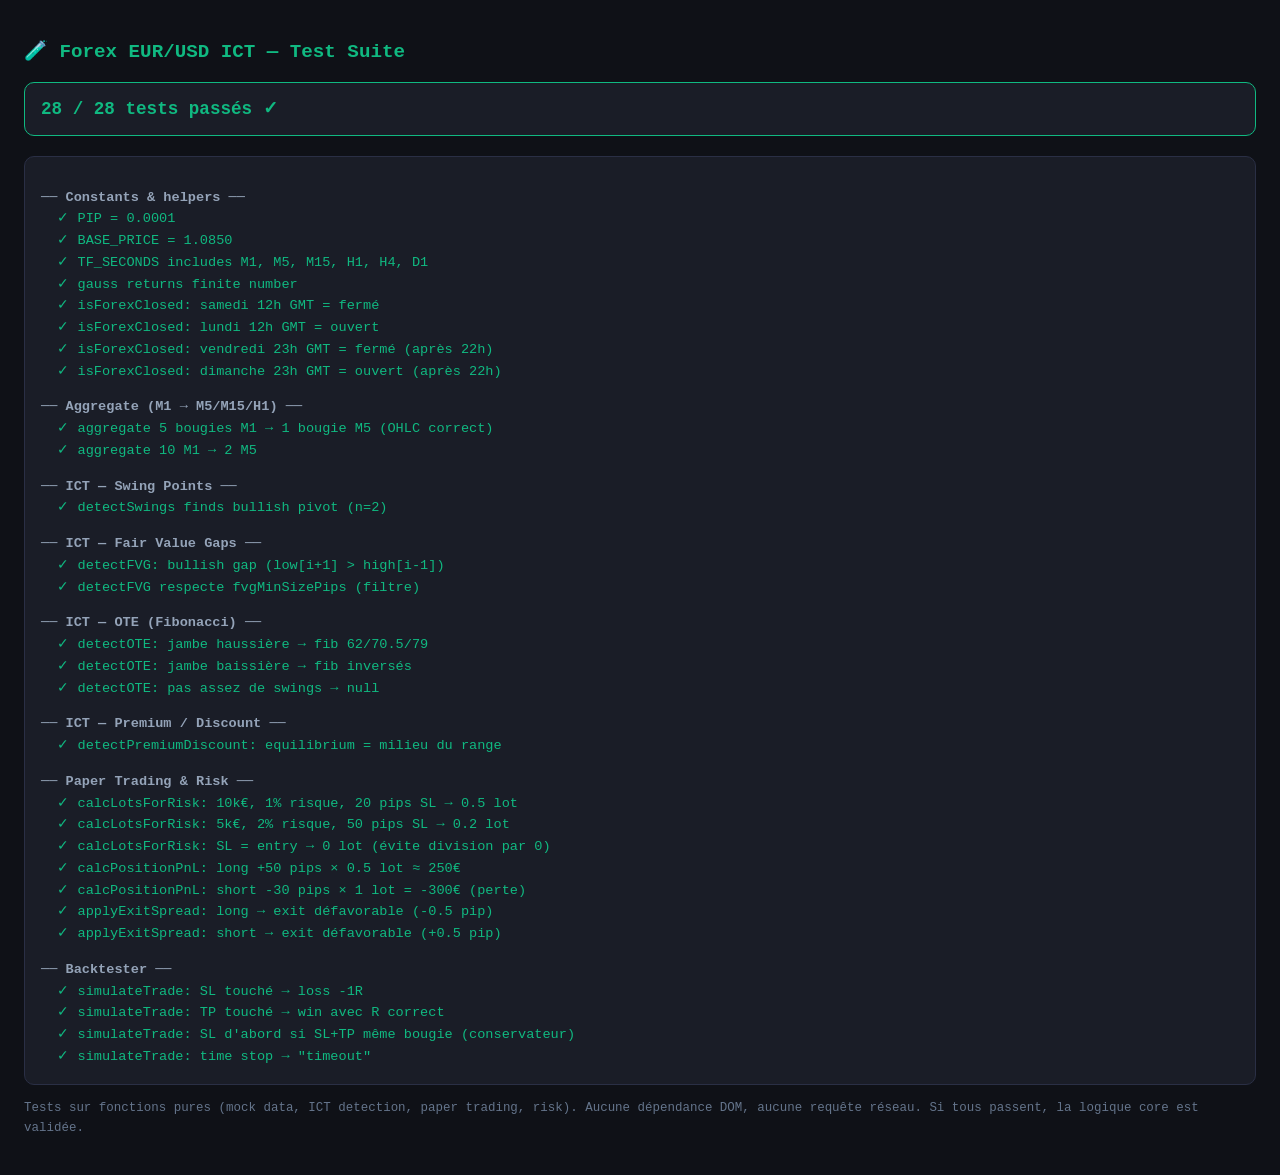
<file: tests/test.html>
<!DOCTYPE html>
<html lang="fr">
<head>
<meta charset="UTF-8">
<title>Forex EUR/USD ICT — Test Suite</title>
<style>
body{font-family:'SF Mono',Consolas,Menlo,monospace;background:#0f1117;color:#e2e8f0;padding:24px;margin:0;line-height:1.6}
h1{color:#10b981;font-size:1.2rem;margin-bottom:14px}
#summary{font-size:1.1rem;font-weight:700;margin-bottom:20px;padding:12px 16px;border-radius:10px;background:#1a1d27;border:1px solid #2a2f45}
#summary.pass{border-color:#10b981;color:#10b981}
#summary.fail{border-color:#ef4444;color:#ef4444}
#output{white-space:pre;font-size:0.85rem;background:#1a1d27;padding:16px;border-radius:10px;border:1px solid #2a2f45;overflow-x:auto}
.pass{color:#10b981}
.fail{color:#ef4444}
.section{color:#94a3b8;font-weight:700;margin-top:14px;display:block}
.error{color:#f97316;margin-left:18px;display:block;font-size:0.78rem}
.note{color:#64748b;font-size:0.78rem;margin-top:14px}
</style>
</head>
<body>

<h1>🧪 Forex EUR/USD ICT — Test Suite</h1>
<div id="summary">Running tests…</div>
<div id="output"></div>
<p class="note">Tests sur fonctions pures (mock data, ICT detection, paper trading, risk).
  Aucune dépendance DOM, aucune requête réseau. Si tous passent, la logique core est validée.</p>

<!-- Stub DOM elements pour éviter null refs au chargement de l'app -->
<div style="display:none">
  <div id="modal-onboarding"></div>
  <input id="rr-entry">
  <input id="rr-sl">
  <input id="rr-tp">
  <div id="rr-ratio"></div>
  <input id="paper-entry">
  <input id="paper-sl">
  <input id="paper-tp">
  <input id="paper-risk-pct">
</div>

<!-- Same scripts as index.html (sauf boot.js + ui.js qui touchent au DOM) -->
<script src="../js/content.js"></script>
<script src="../js/mock.js"></script>
<script src="../js/state.js"></script>
<script src="../js/ict.js"></script>
<script src="../js/risk.js"></script>
<script src="../js/backtest.js"></script>
<script src="../js/paper.js"></script>

<script>
'use strict';

const out = document.getElementById('output');
const summary = document.getElementById('summary');
let passed = 0, failed = 0;

function section(name){
  const el = document.createElement('span');
  el.className = 'section';
  el.textContent = '── ' + name + ' ──';
  out.appendChild(el);
}

function test(name, fn){
  const el = document.createElement('span');
  try {
    fn();
    el.className = 'pass';
    el.textContent = '  ✓ ' + name;
    passed++;
  } catch(e){
    el.className = 'fail';
    el.textContent = '  ✗ ' + name;
    failed++;
    const err = document.createElement('span');
    err.className = 'error';
    err.textContent = '    → ' + e.message;
    el.appendChild(document.createElement('br'));
    el.appendChild(err);
  }
  el.appendChild(document.createElement('br'));
  out.appendChild(el);
}

function assert(cond, msg){
  if(!cond) throw new Error(msg || 'assertion failed');
}

function assertEq(actual, expected, msg){
  if(actual !== expected) throw new Error((msg || 'expected ') + JSON.stringify(expected) + ', got ' + JSON.stringify(actual));
}

function assertApprox(actual, expected, tol, msg){
  tol = tol || 0.0001;
  if(Math.abs(actual - expected) > tol){
    throw new Error((msg || 'expected ~') + expected + ' (±' + tol + '), got ' + actual);
  }
}

// ============================================================
// TESTS — MOCK / DATA
// ============================================================

section('Constants & helpers');

test('PIP = 0.0001', () => assertEq(PIP, 0.0001));
test('BASE_PRICE = 1.0850', () => assertEq(BASE_PRICE, 1.0850));
test('TF_SECONDS includes M1, M5, M15, H1, H4, D1', () => {
  assertEq(TF_SECONDS.M1, 60);
  assertEq(TF_SECONDS.M5, 300);
  assertEq(TF_SECONDS.M15, 900);
  assertEq(TF_SECONDS.H1, 3600);
  assertEq(TF_SECONDS.H4, 14400);
  assertEq(TF_SECONDS.D1, 86400);
});

test('gauss returns finite number', () => {
  for(let i = 0; i < 100; i++){
    const v = gauss(0, 1);
    assert(isFinite(v) && !isNaN(v), 'gauss returned ' + v);
  }
});

test('isForexClosed: samedi 12h GMT = fermé', () => {
  // 2026-05-23 = samedi
  assertEq(isForexClosed(new Date('2026-05-23T12:00:00Z')), true);
});

test('isForexClosed: lundi 12h GMT = ouvert', () => {
  // 2026-05-25 = lundi
  assertEq(isForexClosed(new Date('2026-05-25T12:00:00Z')), false);
});

test('isForexClosed: vendredi 23h GMT = fermé (après 22h)', () => {
  // 2026-05-22 = vendredi 23h
  assertEq(isForexClosed(new Date('2026-05-22T23:00:00Z')), true);
});

test('isForexClosed: dimanche 23h GMT = ouvert (après 22h)', () => {
  assertEq(isForexClosed(new Date('2026-05-24T23:00:00Z')), false);
});

section('Aggregate (M1 → M5/M15/H1)');

test('aggregate 5 bougies M1 → 1 bougie M5 (OHLC correct)', () => {
  const m1 = [
    { time: 0,   open: 1.0850, high: 1.0860, low: 1.0840, close: 1.0855 },
    { time: 60,  open: 1.0855, high: 1.0870, low: 1.0850, close: 1.0865 },
    { time: 120, open: 1.0865, high: 1.0880, low: 1.0858, close: 1.0875 },
    { time: 180, open: 1.0875, high: 1.0878, low: 1.0870, close: 1.0872 },
    { time: 240, open: 1.0872, high: 1.0876, low: 1.0868, close: 1.0870 },
  ];
  const m5 = aggregate(m1, 300);
  assertEq(m5.length, 1);
  assertEq(m5[0].open, 1.0850, 'open = première bougie');
  assertEq(m5[0].close, 1.0870, 'close = dernière bougie');
  assertEq(m5[0].high, 1.0880, 'high = max des 5');
  assertEq(m5[0].low, 1.0840, 'low = min des 5');
});

test('aggregate 10 M1 → 2 M5', () => {
  const m1 = Array.from({length: 10}, (_, i) => ({
    time: i * 60, open: 1.08, high: 1.09, low: 1.07, close: 1.085
  }));
  const m5 = aggregate(m1, 300);
  assertEq(m5.length, 2);
});

// ============================================================
// TESTS — ICT DETECTION
// ============================================================

section('ICT — Swing Points');

test('detectSwings finds bullish pivot (n=2)', () => {
  // Pivot high au milieu
  const candles = [
    {time:0, open:1.080, high:1.081, low:1.079, close:1.080, idx:0},
    {time:1, open:1.080, high:1.082, low:1.080, close:1.082, idx:1},
    {time:2, open:1.082, high:1.090, low:1.081, close:1.088, idx:2}, // swing high
    {time:3, open:1.088, high:1.089, low:1.083, close:1.084, idx:3},
    {time:4, open:1.084, high:1.085, low:1.080, close:1.081, idx:4},
  ];
  const swings = detectSwings(candles, 2);
  const highs = swings.filter(s => s.type === 'high');
  assert(highs.length >= 1, 'devrait détecter ≥ 1 swing high');
  assertEq(highs[0].price, 1.090, 'swing high au bon prix');
});

section('ICT — Fair Value Gaps');

test('detectFVG: bullish gap (low[i+1] > high[i-1])', () => {
  const old = state.fvgMinSizePips;
  state.fvgMinSizePips = 0;
  const candles = [
    {time:0,   open:1.0850, high:1.0860, low:1.0840, close:1.0855},
    {time:60,  open:1.0855, high:1.0900, low:1.0853, close:1.0895}, // big move up
    {time:120, open:1.0895, high:1.0910, low:1.0865, close:1.0905}, // low > prev[i-1].high (1.0860)
  ];
  const fvgs = detectFVG(candles);
  state.fvgMinSizePips = old;
  const bullish = fvgs.filter(f => f.type === 'bullish');
  assert(bullish.length >= 1, 'devrait détecter ≥ 1 FVG bullish');
});

test('detectFVG respecte fvgMinSizePips (filtre)', () => {
  const old = state.fvgMinSizePips;
  state.fvgMinSizePips = 100; // Énorme filtre → personne ne passe
  const candles = [
    {time:0,   open:1.0850, high:1.0860, low:1.0840, close:1.0855},
    {time:60,  open:1.0855, high:1.0870, low:1.0854, close:1.0865}, // petit gap
    {time:120, open:1.0865, high:1.0875, low:1.0862, close:1.0870},
  ];
  const fvgs = detectFVG(candles);
  state.fvgMinSizePips = old;
  assertEq(fvgs.length, 0, 'filtre 100 pips bloque tous les FVG');
});

section('ICT — OTE (Fibonacci)');

test('detectOTE: jambe haussière → fib 62/70.5/79', () => {
  const swings = [
    { type: 'low',  idx: 0, time: 0,   price: 1.0800 },
    { type: 'high', idx: 5, time: 300, price: 1.0900 },
  ];
  const ote = detectOTE(swings);
  assert(ote !== null, 'OTE should be detected');
  assertEq(ote.direction, 'up');
  // 1.09 - (0.01 * 0.62) = 1.0838
  assertApprox(ote.fib62, 1.0838);
  assertApprox(ote.fib70, 1.08295, 0.0002); // 1.09 - 0.01*0.705
  assertApprox(ote.fib79, 1.0821, 0.0002);  // 1.09 - 0.01*0.79
});

test('detectOTE: jambe baissière → fib inversés', () => {
  const swings = [
    { type: 'high', idx: 0, time: 0,   price: 1.0900 },
    { type: 'low',  idx: 5, time: 300, price: 1.0800 },
  ];
  const ote = detectOTE(swings);
  assertEq(ote.direction, 'down');
  // 1.08 + (0.01 * 0.62) = 1.0862
  assertApprox(ote.fib62, 1.0862);
});

test('detectOTE: pas assez de swings → null', () => {
  assertEq(detectOTE([]), null);
  assertEq(detectOTE([{ type: 'low', idx: 0, time: 0, price: 1.08 }]), null);
});

section('ICT — Premium / Discount');

test('detectPremiumDiscount: equilibrium = milieu du range', () => {
  const swings = [
    { type: 'low',  idx: 0, time: 0,   price: 1.0800 },
    { type: 'high', idx: 5, time: 300, price: 1.0900 },
  ];
  const pd = detectPremiumDiscount(swings);
  assertEq(pd.rangeLow, 1.0800);
  assertEq(pd.rangeHigh, 1.0900);
  assertApprox(pd.equilibrium, 1.0850);
});

// ============================================================
// TESTS — PAPER TRADING & RISK
// ============================================================

section('Paper Trading & Risk');

test('calcLotsForRisk: 10k€, 1% risque, 20 pips SL → 0.5 lot', () => {
  const lots = calcLotsForRisk(10000, 1, 1.0850, 1.0830);
  assertApprox(lots, 0.5, 0.001);
});

test('calcLotsForRisk: 5k€, 2% risque, 50 pips SL → 0.2 lot', () => {
  const lots = calcLotsForRisk(5000, 2, 1.0850, 1.0800);
  assertApprox(lots, 0.2, 0.001);
});

test('calcLotsForRisk: SL = entry → 0 lot (évite division par 0)', () => {
  const lots = calcLotsForRisk(10000, 1, 1.0850, 1.0850);
  assertEq(lots, 0);
});

test('calcPositionPnL: long +50 pips × 0.5 lot ≈ 250€', () => {
  const pos = { side: 'long', entry: 1.0850, lots: 0.5 };
  const pnl = calcPositionPnL(pos, 1.0900);
  assertApprox(pnl, 250, 0.1);
});

test('calcPositionPnL: short -30 pips × 1 lot = -300€ (perte)', () => {
  const pos = { side: 'short', entry: 1.0850, lots: 1 };
  const pnl = calcPositionPnL(pos, 1.0880); // prix monté = short perd
  assertApprox(pnl, -300, 0.1);
});

test('applyExitSpread: long → exit défavorable (-0.5 pip)', () => {
  const old = state.paper.spreadPips;
  state.paper.spreadPips = 1;
  const exit = applyExitSpread(1.0900, 'long');
  assertApprox(exit, 1.0900 - 0.00005);
  state.paper.spreadPips = old;
});

test('applyExitSpread: short → exit défavorable (+0.5 pip)', () => {
  const old = state.paper.spreadPips;
  state.paper.spreadPips = 1;
  const exit = applyExitSpread(1.0800, 'short');
  assertApprox(exit, 1.0800 + 0.00005);
  state.paper.spreadPips = old;
});

// ============================================================
// TESTS — BACKTESTER
// ============================================================

section('Backtester');

test('simulateTrade: SL touché → loss -1R', () => {
  const candles = [
    {time:0, open:1.085, high:1.0855, low:1.0848, close:1.0850},
    {time:1, open:1.0850, high:1.0852, low:1.0830, close:1.0832}, // touche SL
  ];
  const sim = simulateTrade('bullish', 1.0850, 1.0830, 1.0890, candles, 0, 50);
  assertEq(sim.result, 'loss');
  assertEq(sim.R, -1);
});

test('simulateTrade: TP touché → win avec R correct', () => {
  const candles = [
    {time:0, open:1.0850, high:1.0855, low:1.0848, close:1.0850},
    {time:1, open:1.0850, high:1.0895, low:1.0848, close:1.0890}, // touche TP
  ];
  const sim = simulateTrade('bullish', 1.0850, 1.0830, 1.0890, candles, 0, 50);
  assertEq(sim.result, 'win');
  // (1.0890 - 1.0850) / (1.0850 - 1.0830) = 40/20 = 2
  assertApprox(sim.R, 2, 0.01);
});

test('simulateTrade: SL d\'abord si SL+TP même bougie (conservateur)', () => {
  const candles = [
    {time:0, open:1.0850, high:1.0855, low:1.0848, close:1.0850},
    {time:1, open:1.0850, high:1.0895, low:1.0830, close:1.0850}, // touche SL ET TP
  ];
  const sim = simulateTrade('bullish', 1.0850, 1.0830, 1.0890, candles, 0, 50);
  assertEq(sim.result, 'loss', 'SL conservateur en priorité');
});

test('simulateTrade: time stop → "timeout"', () => {
  const candles = Array.from({length: 60}, (_, i) => ({
    time: i, open: 1.0850, high: 1.0855, low: 1.0848, close: 1.0850 // pas de mouvement
  }));
  const sim = simulateTrade('bullish', 1.0850, 1.0830, 1.0890, candles, 0, 10);
  assertEq(sim.result, 'timeout');
});

// ============================================================
// SUMMARY
// ============================================================

setTimeout(() => {
  const total = passed + failed;
  summary.textContent = `${passed} / ${total} tests passés${failed > 0 ? ` (${failed} échec)` : ' ✓'}`;
  summary.className = failed === 0 ? 'pass' : 'fail';
  document.title = `${failed === 0 ? '✓' : '✗'} ${passed}/${total} — Tests`;
}, 50);
</script>
</body>
</html>
</file>
